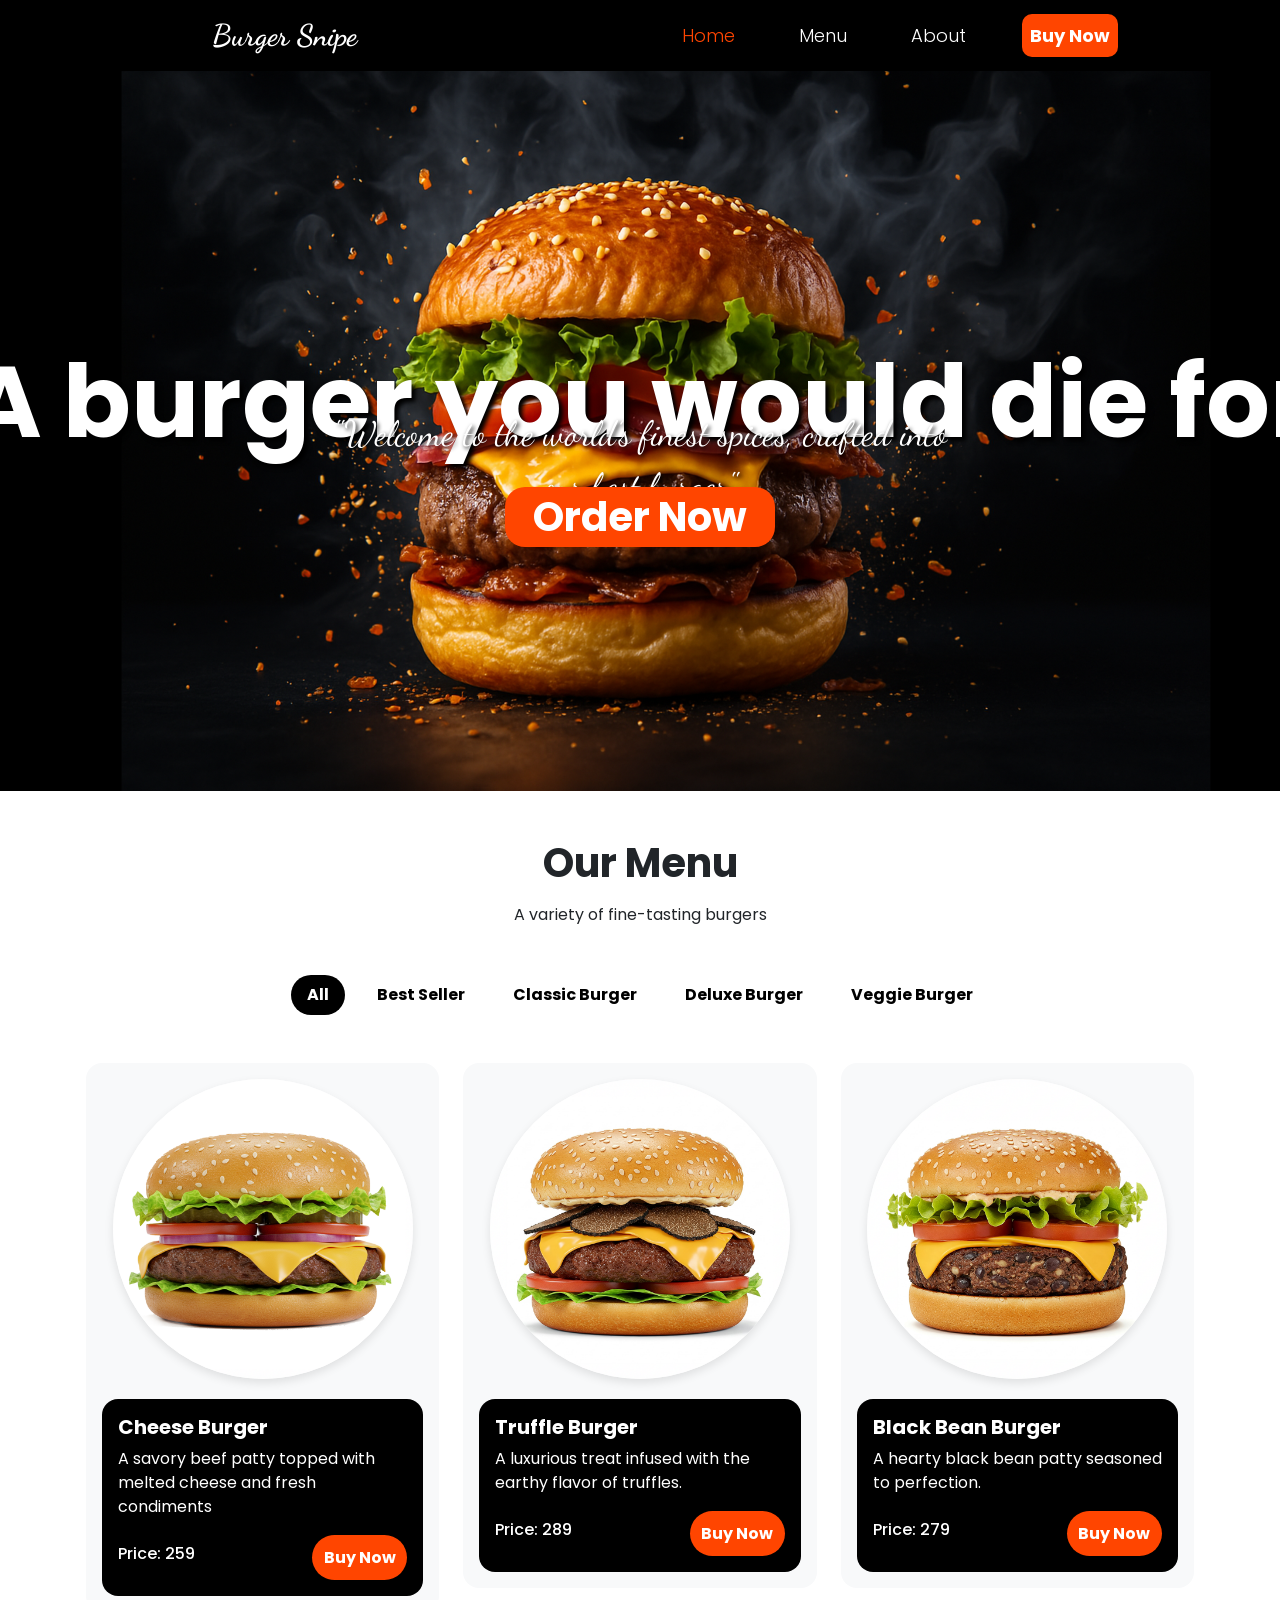
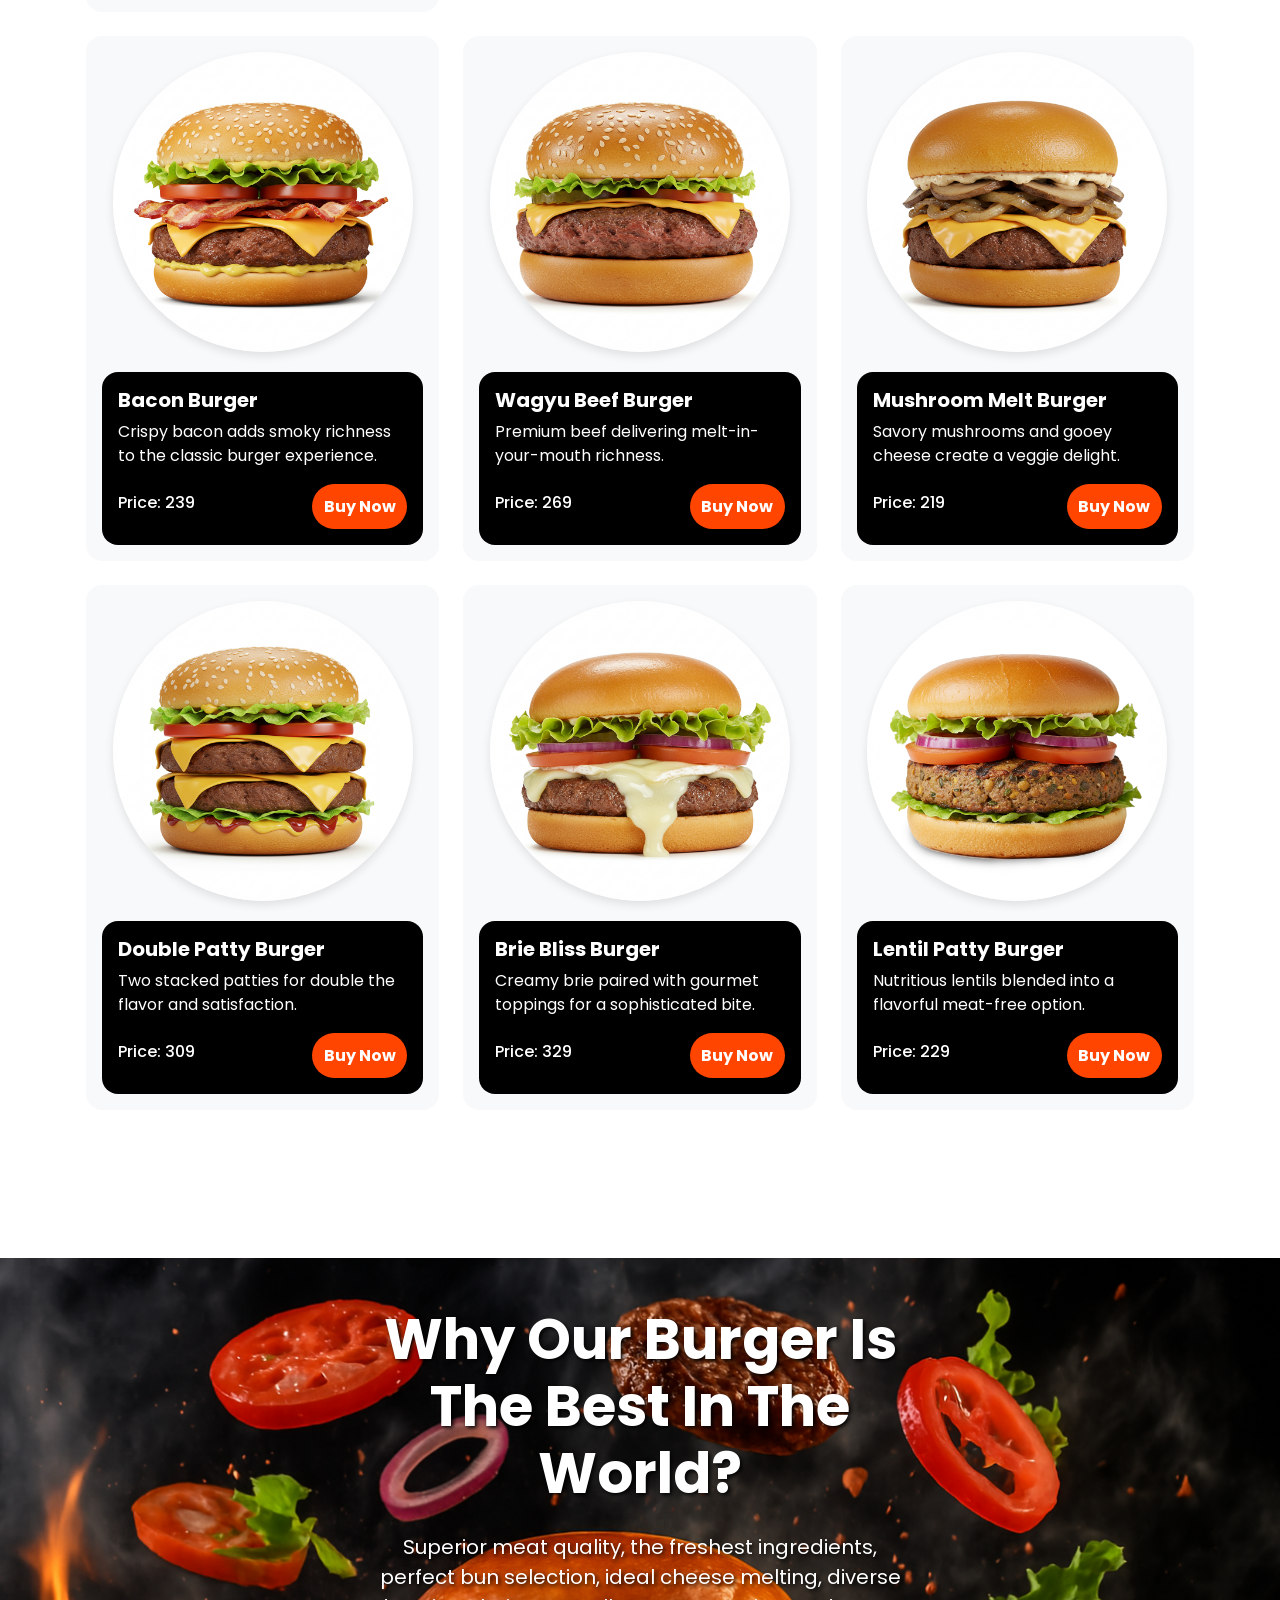
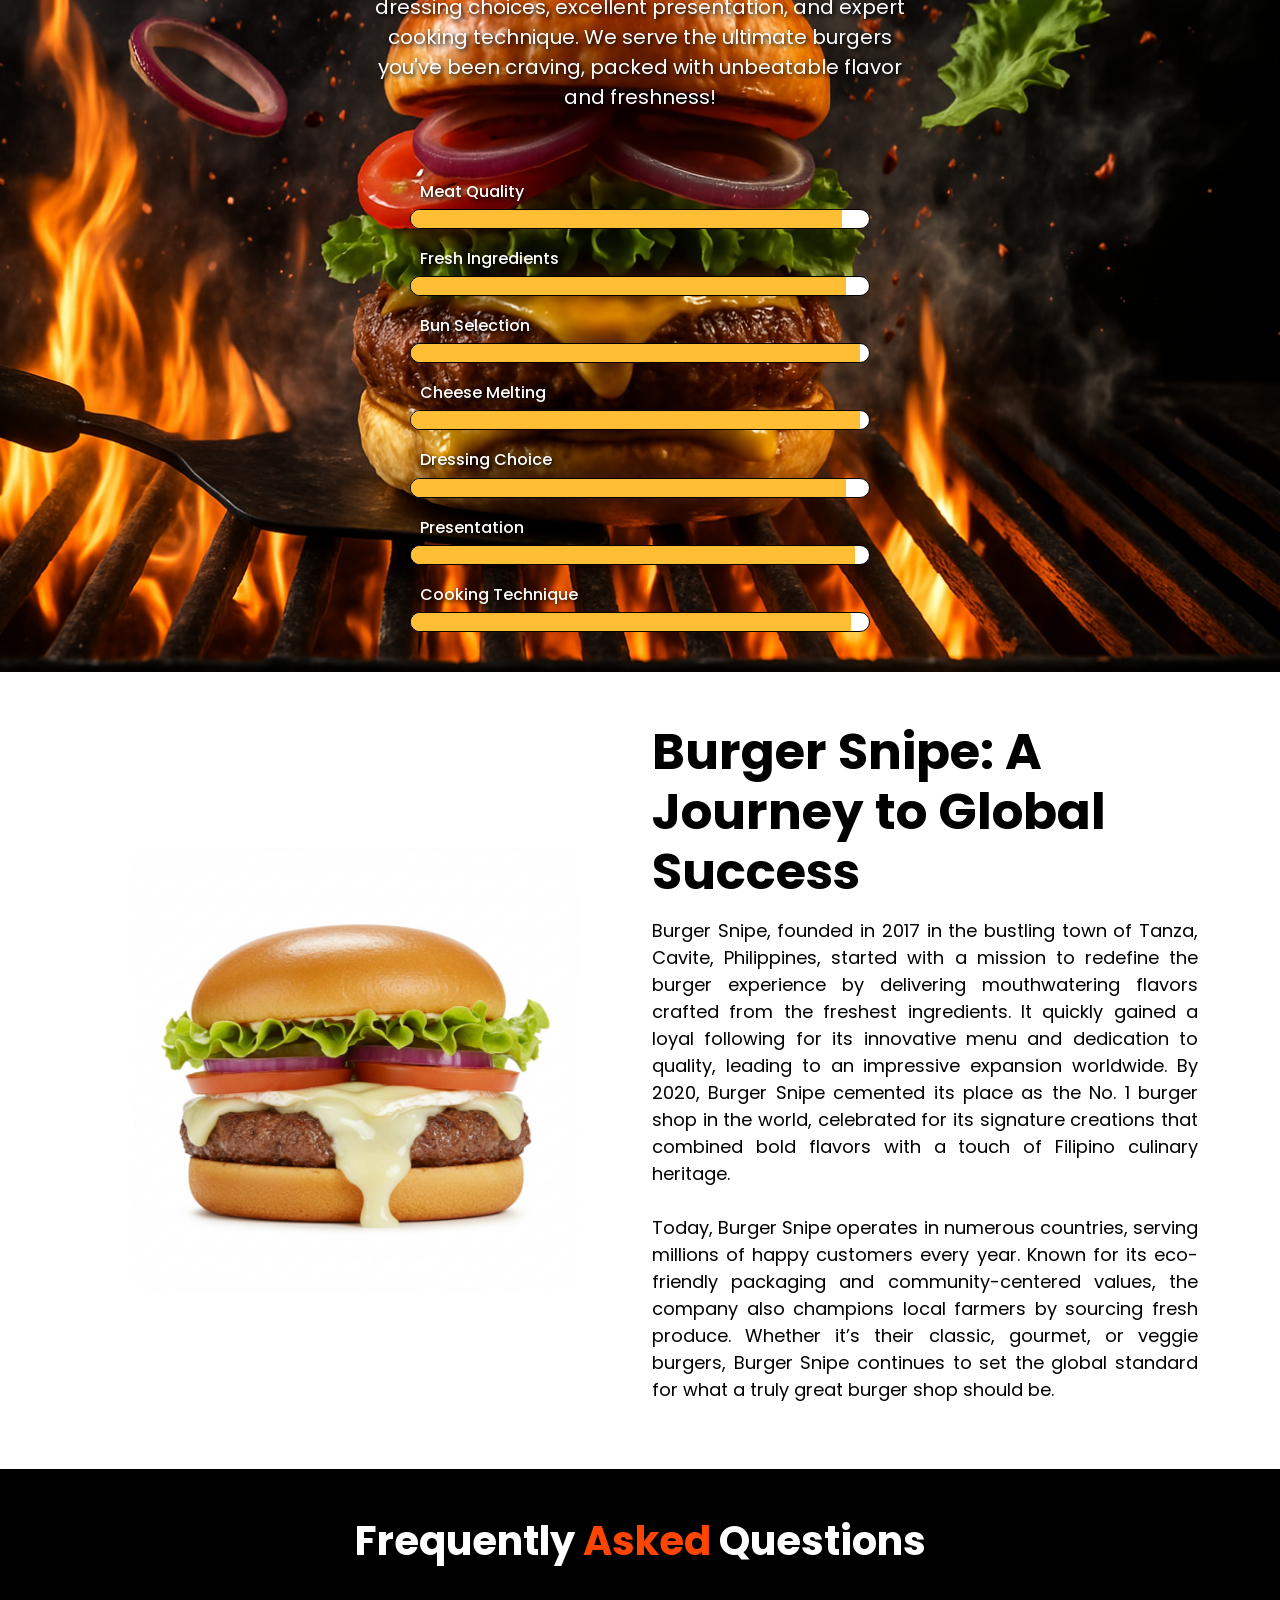
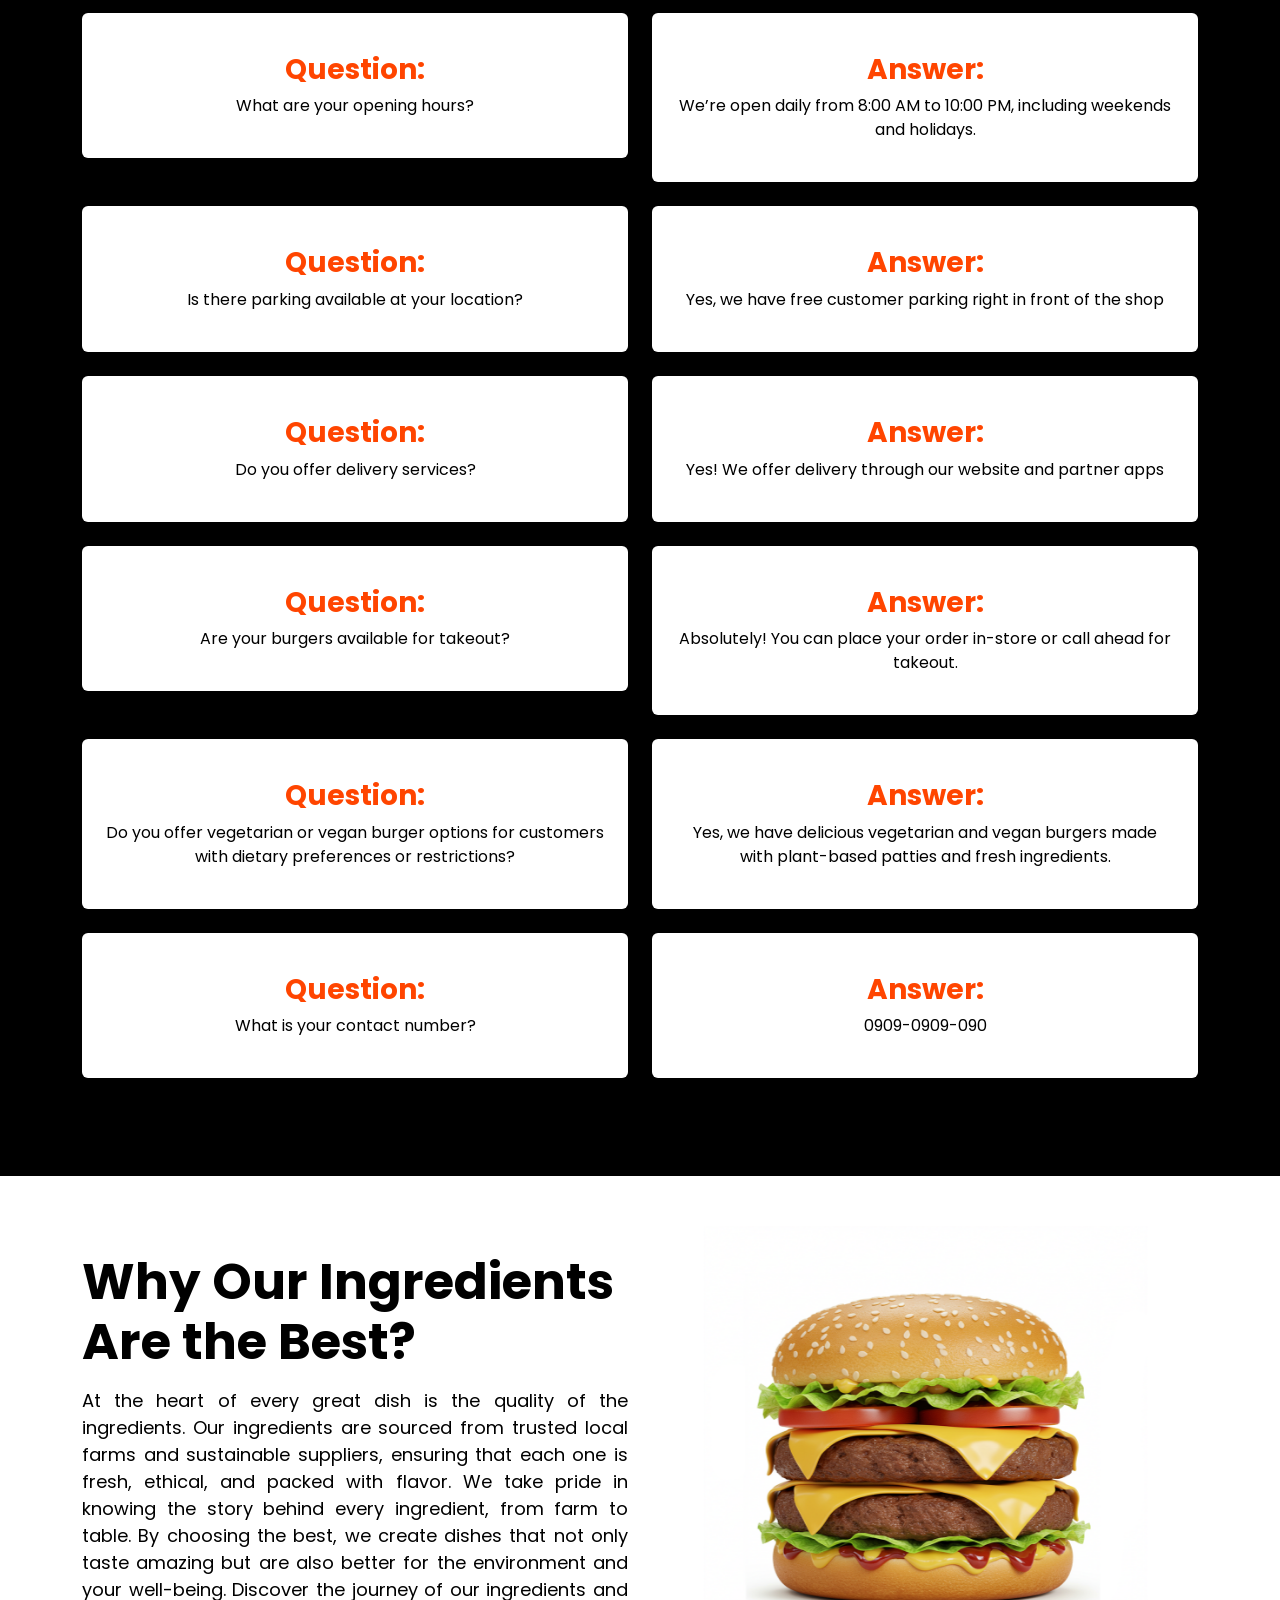
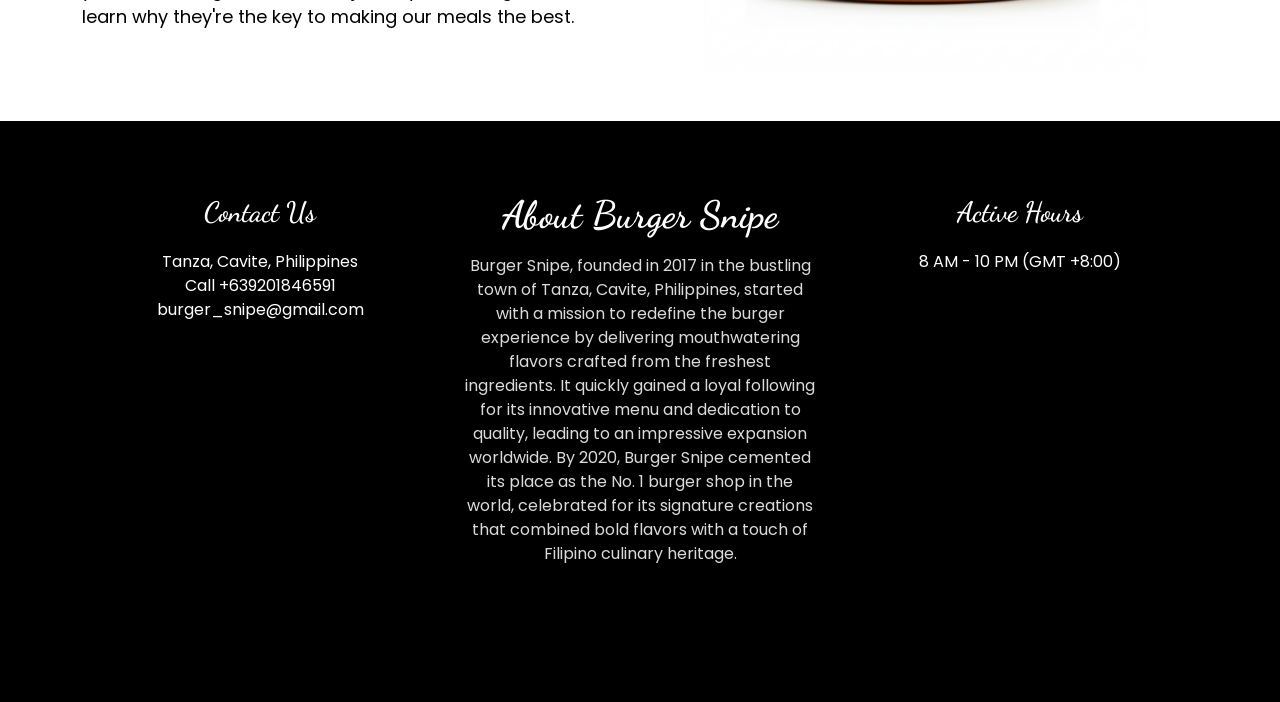
<file: index.html>
<!DOCTYPE html>
<html lang="en">
<head>
  <meta charset="utf-8">
  <meta name="viewport" content="width=device-width, initial-scale=1">
  <title>Landing Page: Burger Snipe</title>
  <link rel="stylesheet" href="./css/styles.css">
  <link rel="preconnect" href="https://fonts.googleapis.com">
  <link rel="preconnect" href="https://fonts.gstatic.com" crossorigin>
  <link href="https://fonts.googleapis.com/css2?family=Dancing+Script:wght@400..700&family=Poppins:ital,wght@0,100;0,200;0,300;0,400;0,500;0,600;0,700;0,800;0,900&display=swap" rel="stylesheet">
  <link href="https://cdn.jsdelivr.net/npm/bootstrap@5.3.3/dist/css/bootstrap.min.css" rel="stylesheet" integrity="sha384-QWTKZyjpPEjISv5WaRU9OFeRpok6YctnYmDr5pNlyT2bRjXh0JMhjY6hW+ALEwIH" crossorigin="anonymous">
  <script src="https://cdn.jsdelivr.net/npm/bootstrap@5.3.3/dist/js/bootstrap.bundle.min.js" integrity="sha384-YvpcrYf0tY3lHB60NNkmXc5s9fDVZLESaAA55NDzOxhy9GkcIdslK1eN7N6jIeHz" crossorigin="anonymous"></script>
</head>
<body>

    <!-- Navigation bar -->
    <nav class="navbar navbar-expand-lg">
        <div class="container-fluid d-flex justify-content-between">
            <a class="navbar-brand text-white" href="index.html" style="font-size: 35px; margin-left: 200px !important; font-family: 'Dancing Script';">Burger Snipe</a>
            <button class="navbar-toggler" type="button" data-bs-toggle="collapse" data-bs-target="#navbarNav" aria-controls="navbarNav" aria-expanded="false" aria-label="Toggle navigation">
                <span class="navbar-toggler-icon"></span>
            </button>

            <!-- Navigation bar type: Collapse -->
            <div class="collapse navbar-collapse" id="navbarNav">
                <ul class="navbar-nav ms-auto">
                    <li class="nav-item ms-5">
                        <a class="nav-link active" aria-current="page" href="index.html">Home</a>    
                    </li>
                    <li class="nav-item ms-5">
                        <a class="nav-link" aria-current="page" href="menu.html">Menu</a>
                    </li>
                    <li class="nav-item ms-5">
                        <a class="nav-link" aria-current="page" href="about.html">About</a>
                    </li>
                    <li class="nav-item ms-5 text-black" style="margin-right: 50px !important;">
                        <a class="nav-link" id="contact-me" aria-current="page" href="order.html">Buy Now</a>
                    </li>
                </ul>
            </div>
        </div>
    </nav>
    
    <!-- Cover Page: Background Photo and Text -->
    <div class="bg-box">
        <img src="./resources/burger-bg1.png" alt="Burger Background">
        <div class="text-overlay">A burger you would die for</div>
        <div class="text-below">"Welcome to the world’s finest spices, crafted into our best burger"</div>
        <div><a href="order.html" id="order-online-cover">Order Now</a></div>
    </div>    

    <!-- Menu -->
    <section class="py-5 px-3 container">
        <h2 class="text-center mb-3 fs-1 fw-bold">Our Menu</h2>
        <p class="text-center mb-5 fs-6">A variety of fine-tasting burgers</p>
        <div class="d-flex justify-content-center gap-3 mb-5">
          <button class="filter-btn active fw-bold" data-category="all">All</button>
          <button class="filter-btn fw-bold" data-category="best_seller">Best Seller</button>
          <button class="filter-btn fw-bold" data-category="classic_burger">Classic Burger</button>
          <button class="filter-btn fw-bold" data-category="deluxe_burger">Deluxe Burger</button>
          <button class="filter-btn fw-bold" data-category="veggie_burger">Veggie Burger</button>
        </div>
      
        <!-- Menu -->
        <div class="row g-4" id="burgermenuItems">

            <!-- Classic Burger #1 & Best Seller #1-->
            <div class="col-md-4 menu-item" data-category="best_seller classic_burger">
              <div class="menu-card p-3">
                <div class="menu-img"><img src="resources/cheeseburger.png" alt="Cheese Burger"></div>
                <div class="menu-body">
                  <h5 class="fw-bold">Cheese Burger</h5>
                  <p>A savory beef patty topped with melted cheese and fresh condiments</p>
                  <div class="d-flex justify-content-between align-items-center">
                    <h6 class="fs-10">Price: 259</h6>
                    <div class="btn-cart"><a href="" style="text-decoration: none; color: white;">Buy Now</a></div>
                  </div>
                </div>
              </div>
            </div>
          
            <!-- Deluxe Burger #1 -->
            <div class="col-md-4 menu-item" data-category="deluxe_burger">
              <div class="menu-card p-3">
                <div class="menu-img"><img src="resources/truffle-burger.png" alt="Truffle Burger"></div>
                <div class="menu-body">
                  <h5 class="fw-bold">Truffle Burger</h5>
                  <p>A luxurious treat infused with the earthy flavor of truffles.</p>
                  <div class="d-flex justify-content-between align-items-center">
                    <h6 class="fs-10">Price: 289</h6>
                    <div class="btn-cart"><a href="" style="text-decoration: none; color: white;">Buy Now</a></div>
                  </div>
                </div>
              </div>
            </div>
          
            <!-- Veggier Burger #1 -->
            <div class="col-md-4 menu-item" data-category="veggie_burger">
              <div class="menu-card p-3">
                <div class="menu-img"><img src="resources/black-bean-burger.png" alt="Black Bean Burger"></div>
                <div class="menu-body">
                  <h5 class="fw-bold">Black Bean Burger</h5>
                  <p>A hearty black bean patty seasoned to perfection.</p>
                  <div class="d-flex justify-content-between align-items-center">
                    <h6 class="fs-10">Price: 279</h6>
                    <div class="btn-cart"><a href="" style="text-decoration: none; color: white;">Buy Now</a></div>
                  </div>
                </div>
              </div>
            </div>
          
            <!-- Classic Burger #2 & Best Seller #2-->
            <div class="col-md-4 menu-item" data-category="best_seller classic_burger">
              <div class="menu-card p-3">
                <div class="menu-img"><img src="resources/bacon burger.png" alt="Bacon Burger"></div>
                <div class="menu-body">
                  <h5 class="fw-bold">Bacon Burger</h5>
                  <p>Crispy bacon adds smoky richness to the classic burger experience.</p>
                  <div class="d-flex justify-content-between align-items-center">
                    <h6 class="fs-10">Price: 239</h6>
                    <div class="btn-cart"><a href="" style="text-decoration: none; color: white;">Buy Now</a></div>
                  </div>
                </div>
              </div>
            </div>
          
            <!-- Deluxe Burger #2 -->
            <div class="col-md-4 menu-item" data-category="deluxe_burger">
              <div class="menu-card p-3">
                <div class="menu-img"><img src="resources/wagyu beef burger.png"></div>
                <div class="menu-body">
                  <h5 class="fw-bold">Wagyu Beef Burger</h5>
                  <p>Premium beef delivering melt-in-your-mouth richness.</p>
                  <div class="d-flex justify-content-between align-items-center">
                    <h6 class="fs-10">Price: 269</h6>
                    <div class="btn-cart"><a href="" style="text-decoration: none; color: white;">Buy Now</a></div>
                  </div>
                </div>
              </div>
            </div>
          
            <!-- Veggier Burger #2 -->
            <div class="col-md-4 menu-item" data-category="veggie_burger">
              <div class="menu-card p-3">
                <div class="menu-img"><img src="resources/mushroom melt.png"></div>
                <div class="menu-body">
                  <h5 class="fw-bold">Mushroom Melt Burger</h5>
                  <p>Savory mushrooms and gooey cheese create a veggie delight.</p>
                  <div class="d-flex justify-content-between align-items-center">
                    <h6 class="fs-10">Price: 219</h6>
                    <div class="btn-cart"><a href="" style="text-decoration: none; color: white;">Buy Now</a></div>
                  </div>
                </div>
              </div>
            </div>

            <!-- Classic Burger #3-->
            <div class="col-md-4 menu-item" data-category="classic_burger">
                <div class="menu-card p-3">
                  <div class="menu-img"><img src="resources/double patty.png" alt="Double Patty Burger"></div>
                  <div class="menu-body">
                    <h5 class="fw-bold">Double Patty Burger</h5>
                    <p>Two stacked patties for double the flavor and satisfaction.</p>
                    <div class="d-flex justify-content-between align-items-center">
                      <h6 class="fs-10">Price: 309</h6>
                      <div class="btn-cart"><a href="" style="text-decoration: none; color: white;">Buy Now</a></div>
                    </div>
                  </div>
                </div>
            </div>
          
            <!-- Best Seller #2 & Deluxe Burger #3 -->
            <div class="col-md-4 menu-item" data-category="best_seller deluxe_burger">
              <div class="menu-card p-3">
                <div class="menu-img"><img src="resources/brie bliss burger.png" alt="Brie Bliss Burger"></div>
                <div class="menu-body">
                  <h5 class="fw-bold">Brie Bliss Burger</h5>
                  <p>Creamy brie paired with gourmet toppings for a sophisticated bite.</p>
                  <div class="d-flex justify-content-between align-items-center">
                    <h6 class="fs-10">Price: 329</h6>
                    <div class="btn-cart"><a href="" style="text-decoration: none; color: white;">Buy Now</a></div>
                  </div>
                </div>
              </div>
            </div>
          
            <!-- Veggier Burger #3 -->
            <div class="col-md-4 menu-item" data-category="veggie_burger">
              <div class="menu-card p-3">
                <div class="menu-img"><img src="resources/lentil patty.png" alt="Lentil Patty Burger"></div>
                <div class="menu-body">
                  <h5 class="fw-bold">Lentil Patty Burger</h5>
                  <p>Nutritious lentils blended into a flavorful meat-free option.</p>
                  <div class="d-flex justify-content-between align-items-center">
                    <h6 class="fs-10">Price: 229</h6>
                    <div class="btn-cart"><a href="" style="text-decoration: none; color: white;">Buy Now</a></div>
                  </div>
                </div>
              </div>
            </div>
        </div>
          
    </section>

    <!-- Javascript: For filtering menu-->
    <script>
      const filterButtons = document.querySelectorAll('.filter-btn');
      const burgermenuItems = document.querySelectorAll('.menu-item');

      filterButtons.forEach(btn => {
        btn.addEventListener('click', () => {
          // Remove 'active' class from the currently active button
          document.querySelector('.filter-btn.active').classList.remove('active');
          // Add 'active' class to the clicked button
          btn.classList.add('active');
          
          const category = btn.dataset.category;

          burgermenuItems.forEach(item => {
            const itemCategories = item.dataset.category.split(' '); // Split categories into an array

            // If the category is 'all', show all items, otherwise check if the item has the selected category
            if (category === 'all' || itemCategories.includes(category)) {
              item.classList.remove('d-none'); // Show item
            } else {
              item.classList.add('d-none'); // Hide item
            }
          });
        });
      });
    </script>
      

    <!-- Burger Quality: Why Our Burger Is The Best In The World?-->
    <section class="burger_quality_container" style="background-image: url('resources/burger-bg2.png'); background-size: cover; background-position: center; background-repeat: no-repeat;">
        <div class="container">
            <div style="margin-top: 100px !important;">
                <div class="container mt-5">
                    <div class="row justify-content-center">
                      <div class="col-6 mx-auto text-center">
                        <div class="card-header text-white mt-5"><h2 class="fw-bold" style="font-size: 56px; white-space: no-wrap; text-shadow: 2px 2px 4px #000000;">Why Our Burger Is The Best In The World?</h2></div>
                        <div class="card-body text-white fs-5 mt-4" style="text-align: center; text-shadow: 2px 2px 4px #000000;">
                            Superior meat quality, the freshest ingredients, perfect bun selection,
                            ideal cheese melting, diverse dressing choices, excellent presentation, and expert cooking technique.
                            We serve the ultimate burgers you've been craving, packed with unbeatable flavor and freshness!
                        </div>
                      </div>
                    </div>
                </div>
                
                <!-- Burger Qualities -->
                <div class="burger_quality">
                    <li><h3 style="text-shadow: 2px 2px 4px #000000;">Meat Quality</h3>
                    <span class="bar"><span class="burger_quality_1"></span></span>
                    </li>
            
                    <li><h3 style="text-shadow: 2px 2px 4px #000000;">Fresh Ingredients</h3>
                    <span class="bar"><span class="burger_quality_2"></span></span>
                    </li>
            
                    <li><h3 style="text-shadow: 2px 2px 4px #000000;">Bun Selection</h3>
                    <span class="bar"><span class="burger_quality_3"></span></span>
                    </li>
            
                    <li><h3 style="text-shadow: 2px 2px 4px #000000;">Cheese Melting</h3>
                    <span class="bar"><span class="burger_quality_4"></span></span>
                    </li>
            
                    <li><h3 style="text-shadow: 2px 2px 4px #000000;">Dressing Choice</h3>
                    <span class="bar"><span class="burger_quality_5"></span></span>
                    </li>
            
                    <li><h3 style="text-shadow: 2px 2px 4px #000000;">Presentation</h3>
                    <span class="bar"><span class="burger_quality_6"></span></span>
                    </li>
            
                    <li><h3 style="text-shadow: 2px 2px 4px #000000;">Cooking Technique</h3>
                    <span class="bar"><span class="burger_quality_7"></span></span>
                    </li>
                </div>
            </div>
        
        </div>
    </div>
    </section>

    <!-- About Section: Brief History -->
    <section class="about_section layout_padding">
        <div class="container" style="margin-bottom: 50px !important;">
            <div class="row justify-content-center align-items-center">
                <div class="col-md-6">
                    <div class="img-box">
                    <img src="resources/brie bliss burger.png" alt="Cheese Burger">
                    </div>
                </div>
                <div class="col-md-6">
                    <div class="detail-box">
                    <div class="heading_container">
                        <h2 style="font-weight: bold; font-size:50px;">
                        Burger Snipe: A Journey to Global Success
                        </h2>
                    </div>
                    <p style="font-size: 18px; text-align: justify;">
                        Burger Snipe, founded in 2017 in the bustling town of Tanza, Cavite, Philippines, started with a mission
                        to redefine the burger experience by delivering mouthwatering flavors crafted from the freshest ingredients.
                        It quickly gained a loyal following for its innovative menu and dedication to quality, leading to an impressive
                        expansion worldwide. By 2020, Burger Snipe cemented its place as the No. 1 burger shop in the world, celebrated
                        for its signature creations that combined bold flavors with a touch of Filipino culinary heritage. <br> <br>

                        Today, Burger Snipe operates in numerous countries, serving millions of happy customers every year. Known for
                        its eco-friendly packaging and community-centered values, the company also champions local farmers by sourcing
                        fresh produce. Whether it’s their classic, gourmet, or veggie burgers, Burger Snipe continues to set the global
                        standard for what a truly great burger shop should be.
                    </p>
                </div>
            </div>
            </div>
        </div>
    </section>

    <!-- Frequently Asked Questions -->
    <section class="py-5 mt-6 bg-black">
        <div class="container">
          <h2 class="text-center mb-3 fs-1 fw-bold text-white mb-5">Frequently <span style="color: #ff4500;">Asked</span> Questions</h2>
          <div class="row row-cols-1 row-cols-md-2 g-4">
            <div class="col">
                <div class="text-center p-4 shadow rounded" style="background-color: white;">
                <h1 class="mt-3 h3 fw-bold" style="color: #ff4500;">Question:</h1>
                <p class="mt-2 text-black">What are your opening hours?</p>
              </div>
            </div>
            <div class="col">
                <div class="text-center p-4 shadow rounded" style="background-color: white;">
                <h1 class="mt-3 h3 fw-bold" style="color: #ff4500;">Answer:</h1>
                <p class="mt-2 text-black">We’re open daily from 8:00 AM to 10:00 PM, including weekends and holidays.</p>
              </div>
            </div>
            <div class="col">
              <div class="text-center p-4 shadow rounded" style="background-color: white;">
                <h1 class="mt-3 h3 fw-bold" style="color: #ff4500;">Question:</h1>
                <p class="mt-2 text-black">Is there parking available at your location?</p>
              </div>
            </div>
            <div class="col">
              <div class="text-center p-4 shadow rounded" style="background-color: white;">
                <h1 class="mt-3 h3 fw-bold" style="color: #ff4500;">Answer:</h1>
                <p class="mt-2 text-black">Yes, we have free customer parking right in front of the shop</p>
              </div>
            </div>
            <div class="col">
              <div class="text-center p-4 shadow rounded" style="background-color: white;">
                <h1 class="mt-3 h3 fw-bold" style="color: #ff4500;">Question:</h1>
                <p class="mt-2 text-black">Do you offer delivery services?</p>
              </div>
            </div>
            <div class="col">
              <div class="text-center p-4 shadow rounded" style="background-color: white;">
                <h1 class="mt-3 h3 fw-bold" style="color: #ff4500;">Answer:</h1>
                <p class="mt-2 text-black">Yes! We offer delivery through our website and partner apps</p>
              </div>
            </div>
            <div class="col">
              <div class="text-center p-4 shadow rounded" style="background-color: white;">
                <h1 class="mt-3 h3 fw-bold" style="color: #ff4500;">Question:</h1>
                <p class="mt-2 text-black">Are your burgers available for takeout?</p>
              </div>
            </div>
            <div class="col">
              <div class="text-center p-4 shadow rounded" style="background-color: white;">
                <h1 class="mt-3 h3 fw-bold" style="color: #ff4500;">Answer:</h1>
                <p class="mt-2 text-black">Absolutely! You can place your order in-store or call ahead for takeout.</p>
              </div>
            </div>
            <div class="col">
              <div class="text-center p-4 shadow rounded" style="background-color: white;">
                <h1 class="mt-3 h3 fw-bold" style="color: #ff4500;">Question:</h1>
                <p class="mt-2 text-black">Do you offer vegetarian or vegan burger options for customers with dietary preferences or restrictions?</p>
              </div>
            </div>
            <div class="col">
              <div class="text-center p-4 shadow rounded" style="background-color: white;">
                <h1 class="mt-3 h3 fw-bold" style="color: #ff4500;">Answer:</h1>
                <p class="mt-2 text-black">Yes, we have delicious vegetarian and vegan burgers made with plant-based patties and fresh ingredients.</p>
              </div>
            </div>
            <div class="col">
              <div class="text-center p-4 shadow rounded" style="background-color: white;">
                <h1 class="mt-3 h3 fw-bold" style="color: #ff4500;">Question:</h1>
                <p class="mt-2 text-black">What is your contact number?</p>
              </div>
            </div>
            <div class="col">
              <div class="text-center p-4 shadow rounded" style="background-color: white;">
                <h1 class="mt-3 h3 fw-bold" style="color: #ff4500;">Answer:</h1>
                <p class="mt-2 text-black">0909-0909-090</p>
              </div>
            </div>
          </div>
        </div>
    </section>

    <section class="about_section layout_padding">
        <div class="container">
            <div class="row justify-content-center align-items-center" style="margin-top: 50px !important;">
                <div class="col-md-6">
                    <div class="detail-box">
                    <div class="heading_container">
                        <h2 style="font-weight: bold; font-size:50px;">
                          Why Our Ingredients Are the Best?
                        </h2>
                    </div>
                    <p style="font-size: 18px; text-align: justify;">
                      At the heart of every great dish is the quality of the ingredients. Our ingredients are
                      sourced from trusted local farms and sustainable suppliers, ensuring that each one is fresh,
                      ethical, and packed with flavor. We take pride in knowing the story behind every ingredient,
                      from farm to table. By choosing the best, we create dishes that not only taste amazing but
                      are also better for the environment and your well-being. Discover the journey of our ingredients
                      and learn why they're the key to making our meals the best.
                    </p>
                    </div>
                </div>
                <div class="col-md-6">
                  <div class="img-box">
                  <img src="resources/double patty.png" alt="Double Patty Burger">
                  </div>
                </div>
            </div>
        </div>
    </section>

    <!-- Footer section -->
    <footer class="footer_section">
        <div class="container">

            <!-- Row #1 -->
            <div class="row">

                <!-- Column #1 -->
                <div class="col-md-4 footer-col">
                    <div class="footer_contact">
                    <h4>
                        Contact Us
                    </h4>
                        <div class="contact_link_box">
                            <span>
                                Tanza, Cavite, Philippines
                            </span>
                            <span>
                                Call +639201846591
                            </span>
                            <span>
                                burger_snipe@gmail.com
                            </span>
                        </div>
                    </div>
                </div>

                <!-- Column #2 -->
                <div class="col-md-4 footer-col">
                    <div class="footer_detail">
                    <a href="" class="footer-logo">About Burger Snipe</a>
                    <p>
                      Burger Snipe, founded in 2017 in the bustling town of Tanza, Cavite, Philippines, started with a mission
                      to redefine the burger experience by delivering mouthwatering flavors crafted from the freshest ingredients.
                      It quickly gained a loyal following for its innovative menu and dedication to quality, leading to an impressive
                      expansion worldwide. By 2020, Burger Snipe cemented its place as the No. 1 burger shop in the world, celebrated
                      for its signature creations that combined bold flavors with a touch of Filipino culinary heritage.
                    </p>
                    </div>
                </div>

                <!-- Column #3 -->
                <div class="col-md-4 footer-col">
                    <h4>Active Hours</h4>
                    <div class="contact_link_box">
                        <span>
                            8 AM - 10 PM (GMT +8:00)
                        </span>
                    </div>
                </div>
            </div>
            
        </div>
    </footer>

</body>
</html>
</file>
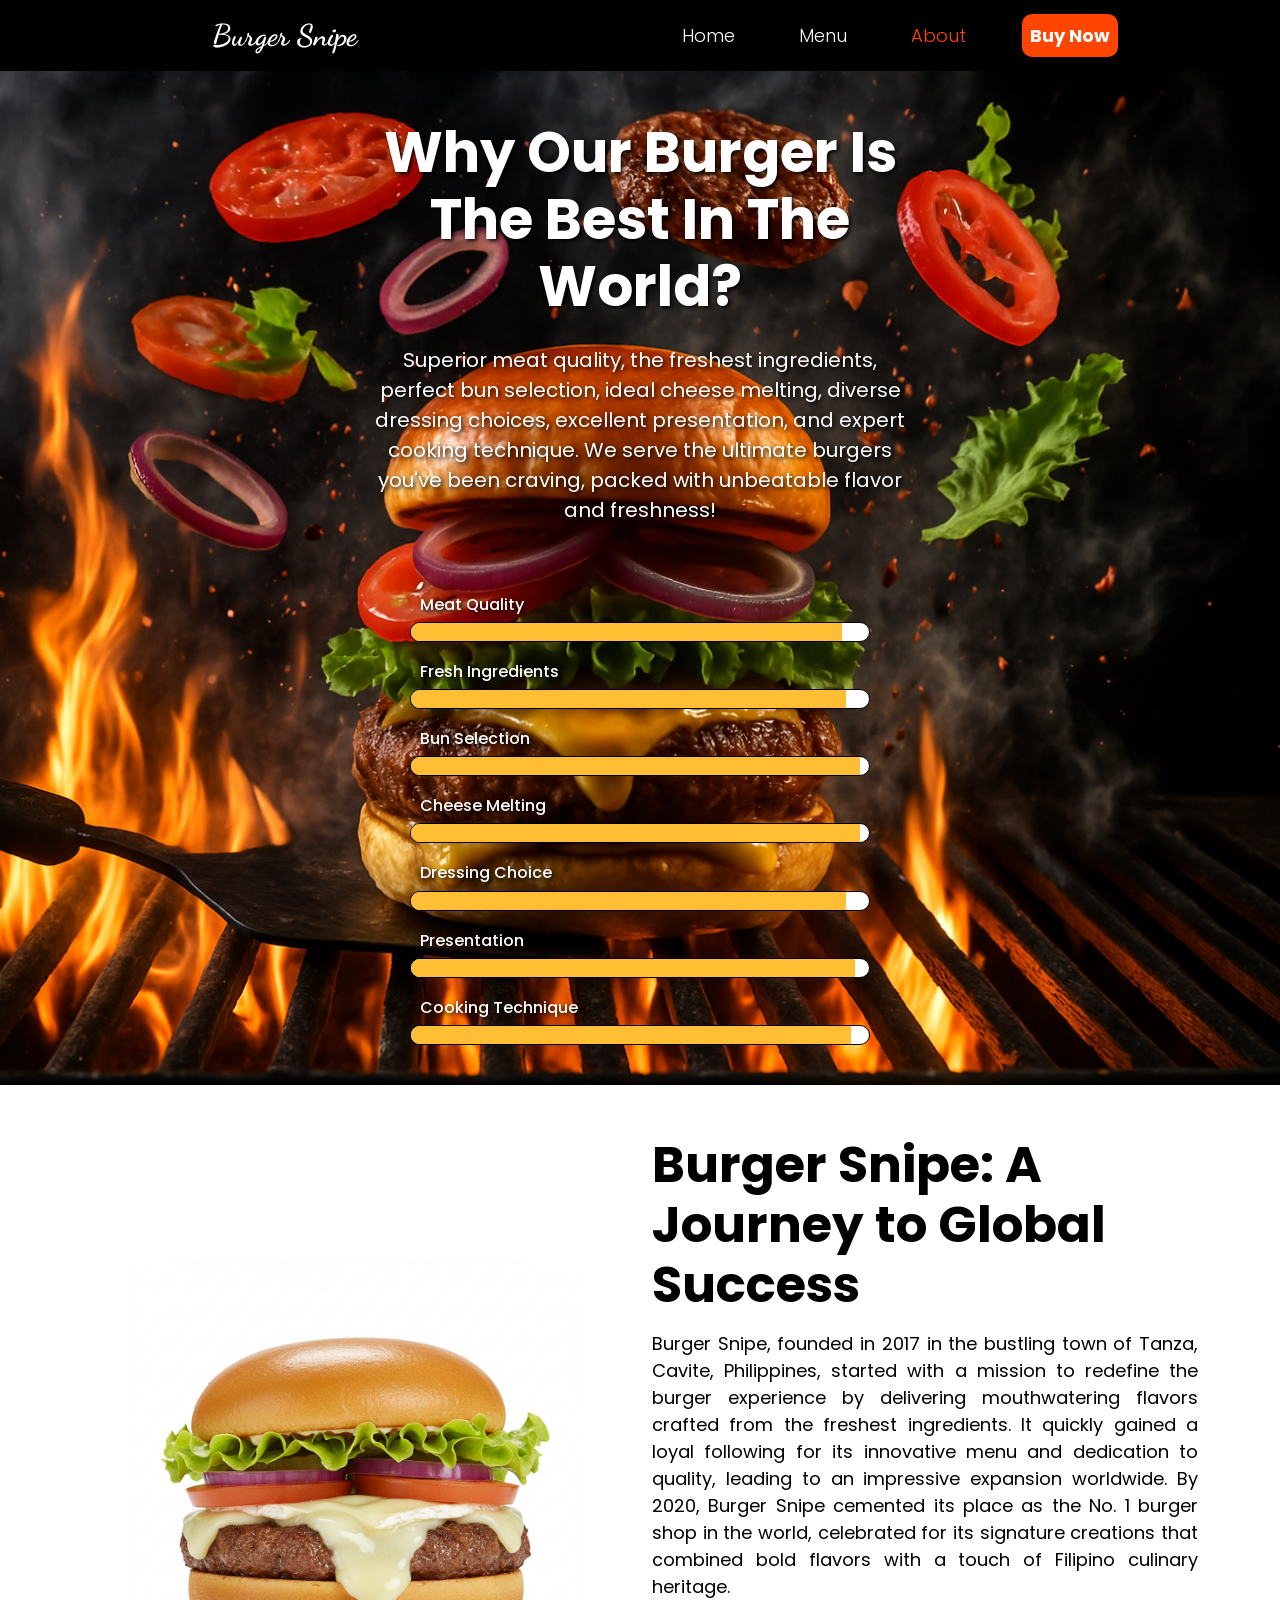
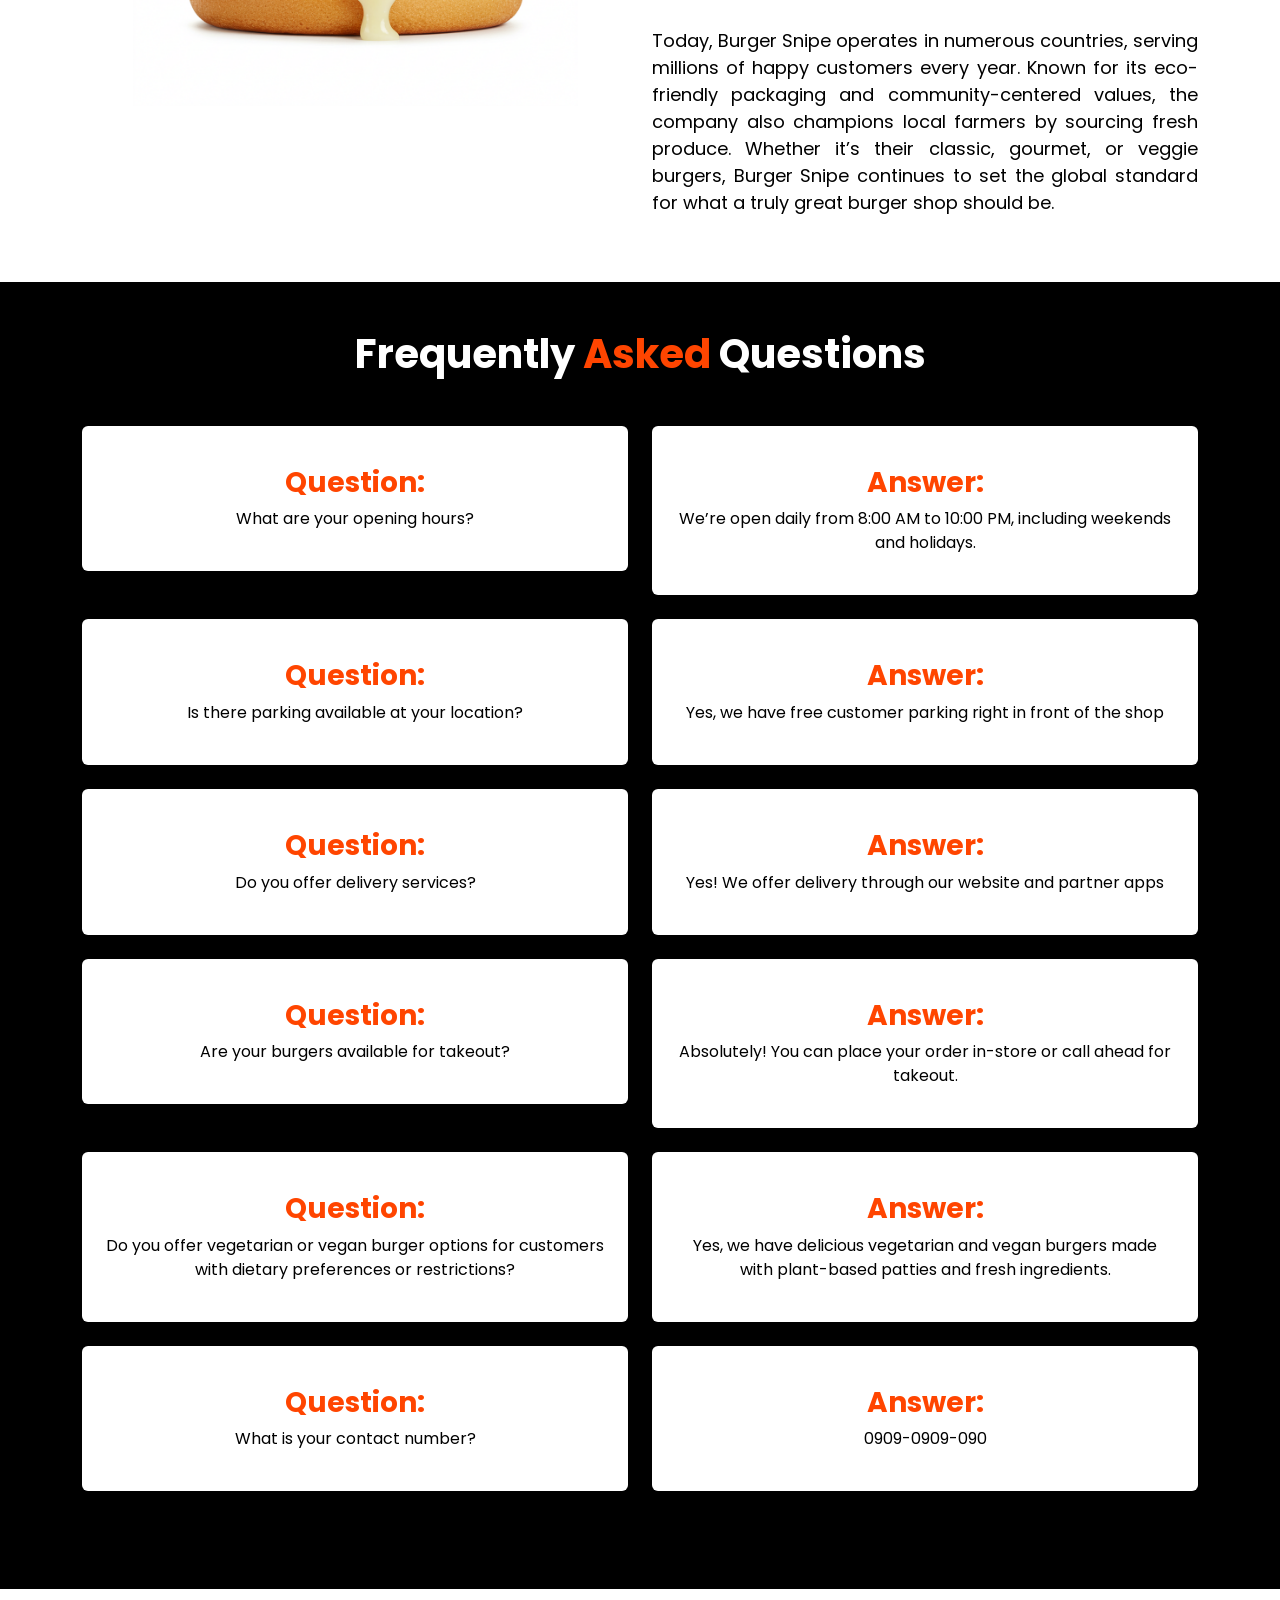
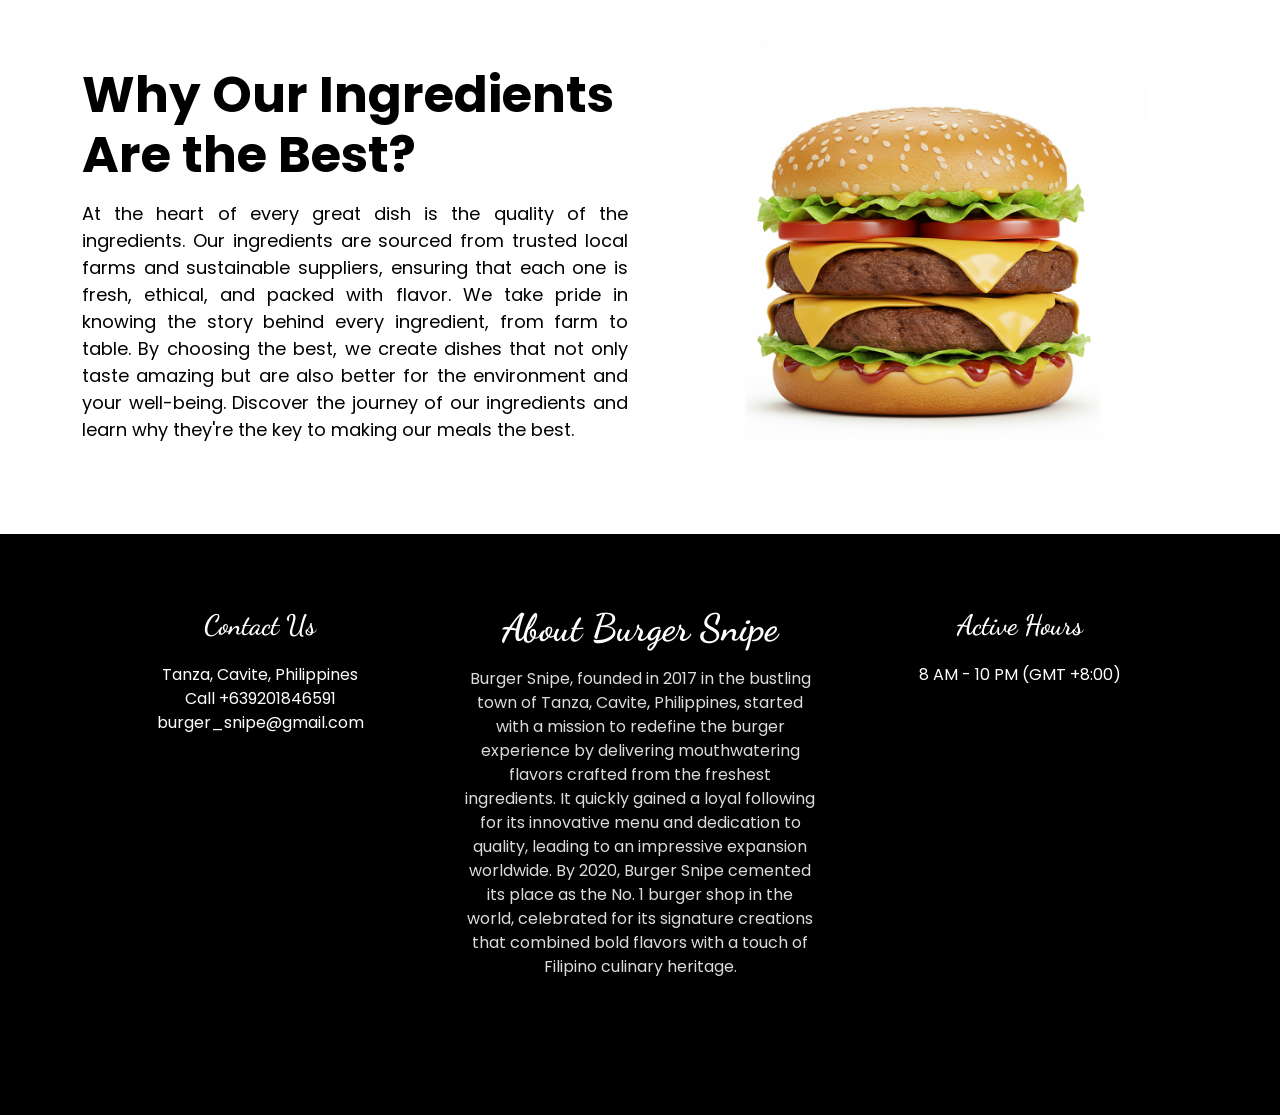
<file: about.html>
<!DOCTYPE html>
<html lang="en">
<head>
  <meta charset="utf-8">
  <meta name="viewport" content="width=device-width, initial-scale=1">
  <title>Landing Page: Burger Snipe</title>
  <link rel="stylesheet" href="./css/styles.css">
  <link rel="preconnect" href="https://fonts.googleapis.com">
  <link rel="preconnect" href="https://fonts.gstatic.com" crossorigin>
  <link href="https://fonts.googleapis.com/css2?family=Dancing+Script:wght@400..700&family=Poppins:ital,wght@0,100;0,200;0,300;0,400;0,500;0,600;0,700;0,800;0,900&display=swap" rel="stylesheet">
  <link href="https://cdn.jsdelivr.net/npm/bootstrap@5.3.3/dist/css/bootstrap.min.css" rel="stylesheet" integrity="sha384-QWTKZyjpPEjISv5WaRU9OFeRpok6YctnYmDr5pNlyT2bRjXh0JMhjY6hW+ALEwIH" crossorigin="anonymous">
  <script src="https://cdn.jsdelivr.net/npm/bootstrap@5.3.3/dist/js/bootstrap.bundle.min.js" integrity="sha384-YvpcrYf0tY3lHB60NNkmXc5s9fDVZLESaAA55NDzOxhy9GkcIdslK1eN7N6jIeHz" crossorigin="anonymous"></script>
</head>
<body>

    <!-- Navigation bar -->
    <nav class="navbar navbar-expand-lg">
        <div class="container-fluid d-flex justify-content-between">
            <a class="navbar-brand text-white" href="index.html" style="font-size: 35px; margin-left: 200px !important; font-family: 'Dancing Script';">Burger Snipe</a>
            <button class="navbar-toggler" type="button" data-bs-toggle="collapse" data-bs-target="#navbarNav" aria-controls="navbarNav" aria-expanded="false" aria-label="Toggle navigation">
                <span class="navbar-toggler-icon"></span>
            </button>

            <!-- Navigation bar type: Collapse -->
            <div class="collapse navbar-collapse" id="navbarNav">
                <ul class="navbar-nav ms-auto">
                    <li class="nav-item ms-5">
                        <a class="nav-link" aria-current="page" href="index.html">Home</a>    
                    </li>
                    <li class="nav-item ms-5">
                        <a class="nav-link" aria-current="page" href="menu.html">Menu</a>
                    </li>
                    <li class="nav-item ms-5">
                        <a class="nav-link active" aria-current="page" href="about.html">About</a>
                    </li>
                    <li class="nav-item ms-5 text-black" style="margin-right: 50px !important;">
                        <a class="nav-link" id="contact-me" aria-current="page" href="order.html">Buy Now</a>
                    </li>
                </ul>
            </div>
        </div>
    </nav>      

    <!-- Burger Quality: Why Our Burger Is The Best In The World?-->
    <section class="burger_quality_container" style="background-image: url('resources/burger-bg2.png'); background-size: cover; background-position: center; background-repeat: no-repeat;">
        <div class="container">
            <div>
                <div class="container">
                    <div class="row justify-content-center">
                      <div class="col-6 mx-auto text-center">
                        <div class="card-header text-white mt-5"><h2 class="fw-bold" style="font-size: 56px; white-space: no-wrap; text-shadow: 2px 2px 4px #000000;">Why Our Burger Is The Best In The World?</h2></div>
                        <div class="card-body text-white fs-5 mt-4" style="text-align: center; text-shadow: 2px 2px 4px #000000;">
                            Superior meat quality, the freshest ingredients, perfect bun selection,
                            ideal cheese melting, diverse dressing choices, excellent presentation, and expert cooking technique.
                            We serve the ultimate burgers you've been craving, packed with unbeatable flavor and freshness!
                        </div>
                      </div>
                    </div>
                </div>
                
                <!-- Burger Qualities -->
                <div class="burger_quality">
                    <li><h3 style="text-shadow: 2px 2px 4px #000000;">Meat Quality</h3>
                    <span class="bar"><span class="burger_quality_1"></span></span>
                    </li>
            
                    <li><h3 style="text-shadow: 2px 2px 4px #000000;">Fresh Ingredients</h3>
                    <span class="bar"><span class="burger_quality_2"></span></span>
                    </li>
            
                    <li><h3 style="text-shadow: 2px 2px 4px #000000;">Bun Selection</h3>
                    <span class="bar"><span class="burger_quality_3"></span></span>
                    </li>
            
                    <li><h3 style="text-shadow: 2px 2px 4px #000000;">Cheese Melting</h3>
                    <span class="bar"><span class="burger_quality_4"></span></span>
                    </li>
            
                    <li><h3 style="text-shadow: 2px 2px 4px #000000;">Dressing Choice</h3>
                    <span class="bar"><span class="burger_quality_5"></span></span>
                    </li>
            
                    <li><h3 style="text-shadow: 2px 2px 4px #000000;">Presentation</h3>
                    <span class="bar"><span class="burger_quality_6"></span></span>
                    </li>
            
                    <li><h3 style="text-shadow: 2px 2px 4px #000000;">Cooking Technique</h3>
                    <span class="bar"><span class="burger_quality_7"></span></span>
                    </li>
                </div>
            </div>
        
        </div>
    </div>
    </section>

    <!-- About Section: Brief History -->
    <section class="about_section layout_padding">
        <div class="container" style="margin-bottom: 50px !important;">
            <div class="row justify-content-center align-items-center">
                <div class="col-md-6">
                    <div class="img-box">
                    <img src="resources/brie bliss burger.png" alt="Cheese Burger">
                    </div>
                </div>
                <div class="col-md-6">
                    <div class="detail-box">
                    <div class="heading_container">
                        <h2 style="font-weight: bold; font-size:50px;">
                        Burger Snipe: A Journey to Global Success
                        </h2>
                    </div>
                    <p style="font-size: 18px; text-align: justify;">
                        Burger Snipe, founded in 2017 in the bustling town of Tanza, Cavite, Philippines, started with a mission
                        to redefine the burger experience by delivering mouthwatering flavors crafted from the freshest ingredients.
                        It quickly gained a loyal following for its innovative menu and dedication to quality, leading to an impressive
                        expansion worldwide. By 2020, Burger Snipe cemented its place as the No. 1 burger shop in the world, celebrated
                        for its signature creations that combined bold flavors with a touch of Filipino culinary heritage. <br> <br>

                        Today, Burger Snipe operates in numerous countries, serving millions of happy customers every year. Known for
                        its eco-friendly packaging and community-centered values, the company also champions local farmers by sourcing
                        fresh produce. Whether it’s their classic, gourmet, or veggie burgers, Burger Snipe continues to set the global
                        standard for what a truly great burger shop should be.
                    </p>
                </div>
            </div>
            </div>
        </div>
    </section>

    <!-- Frequently Asked Questions -->
    <section class="py-5 mt-6 bg-black">
        <div class="container">
          <h2 class="text-center mb-3 fs-1 fw-bold text-white mb-5">Frequently <span style="color: #ff4500;">Asked</span> Questions</h2>
          <div class="row row-cols-1 row-cols-md-2 g-4">
            <div class="col">
                <div class="text-center p-4 shadow rounded" style="background-color: white;">
                <h1 class="mt-3 h3 fw-bold" style="color: #ff4500;">Question:</h1>
                <p class="mt-2 text-black">What are your opening hours?</p>
              </div>
            </div>
            <div class="col">
                <div class="text-center p-4 shadow rounded" style="background-color: white;">
                <h1 class="mt-3 h3 fw-bold" style="color: #ff4500;">Answer:</h1>
                <p class="mt-2 text-black">We’re open daily from 8:00 AM to 10:00 PM, including weekends and holidays.</p>
              </div>
            </div>
            <div class="col">
              <div class="text-center p-4 shadow rounded" style="background-color: white;">
                <h1 class="mt-3 h3 fw-bold" style="color: #ff4500;">Question:</h1>
                <p class="mt-2 text-black">Is there parking available at your location?</p>
              </div>
            </div>
            <div class="col">
              <div class="text-center p-4 shadow rounded" style="background-color: white;">
                <h1 class="mt-3 h3 fw-bold" style="color: #ff4500;">Answer:</h1>
                <p class="mt-2 text-black">Yes, we have free customer parking right in front of the shop</p>
              </div>
            </div>
            <div class="col">
              <div class="text-center p-4 shadow rounded" style="background-color: white;">
                <h1 class="mt-3 h3 fw-bold" style="color: #ff4500;">Question:</h1>
                <p class="mt-2 text-black">Do you offer delivery services?</p>
              </div>
            </div>
            <div class="col">
              <div class="text-center p-4 shadow rounded" style="background-color: white;">
                <h1 class="mt-3 h3 fw-bold" style="color: #ff4500;">Answer:</h1>
                <p class="mt-2 text-black">Yes! We offer delivery through our website and partner apps</p>
              </div>
            </div>
            <div class="col">
              <div class="text-center p-4 shadow rounded" style="background-color: white;">
                <h1 class="mt-3 h3 fw-bold" style="color: #ff4500;">Question:</h1>
                <p class="mt-2 text-black">Are your burgers available for takeout?</p>
              </div>
            </div>
            <div class="col">
              <div class="text-center p-4 shadow rounded" style="background-color: white;">
                <h1 class="mt-3 h3 fw-bold" style="color: #ff4500;">Answer:</h1>
                <p class="mt-2 text-black">Absolutely! You can place your order in-store or call ahead for takeout.</p>
              </div>
            </div>
            <div class="col">
              <div class="text-center p-4 shadow rounded" style="background-color: white;">
                <h1 class="mt-3 h3 fw-bold" style="color: #ff4500;">Question:</h1>
                <p class="mt-2 text-black">Do you offer vegetarian or vegan burger options for customers with dietary preferences or restrictions?</p>
              </div>
            </div>
            <div class="col">
              <div class="text-center p-4 shadow rounded" style="background-color: white;">
                <h1 class="mt-3 h3 fw-bold" style="color: #ff4500;">Answer:</h1>
                <p class="mt-2 text-black">Yes, we have delicious vegetarian and vegan burgers made with plant-based patties and fresh ingredients.</p>
              </div>
            </div>
            <div class="col">
              <div class="text-center p-4 shadow rounded" style="background-color: white;">
                <h1 class="mt-3 h3 fw-bold" style="color: #ff4500;">Question:</h1>
                <p class="mt-2 text-black">What is your contact number?</p>
              </div>
            </div>
            <div class="col">
              <div class="text-center p-4 shadow rounded" style="background-color: white;">
                <h1 class="mt-3 h3 fw-bold" style="color: #ff4500;">Answer:</h1>
                <p class="mt-2 text-black">0909-0909-090</p>
              </div>
            </div>
          </div>
        </div>
    </section>

    <section class="about_section layout_padding">
        <div class="container">
            <div class="row justify-content-center align-items-center" style="margin-top: 50px !important;">
                <div class="col-md-6">
                    <div class="detail-box">
                    <div class="heading_container">
                        <h2 style="font-weight: bold; font-size:50px;">
                          Why Our Ingredients Are the Best?
                        </h2>
                    </div>
                    <p style="font-size: 18px; text-align: justify;">
                      At the heart of every great dish is the quality of the ingredients. Our ingredients are
                      sourced from trusted local farms and sustainable suppliers, ensuring that each one is fresh,
                      ethical, and packed with flavor. We take pride in knowing the story behind every ingredient,
                      from farm to table. By choosing the best, we create dishes that not only taste amazing but
                      are also better for the environment and your well-being. Discover the journey of our ingredients
                      and learn why they're the key to making our meals the best.
                    </p>
                    </div>
                </div>
                <div class="col-md-6">
                  <div class="img-box">
                  <img src="resources/double patty.png" alt="Double Patty Burger">
                  </div>
                </div>
            </div>
        </div>
    </section>

    <!-- Footer section -->
    <footer class="footer_section">
        <div class="container">

            <!-- Row #1 -->
            <div class="row">

                <!-- Column #1 -->
                <div class="col-md-4 footer-col">
                    <div class="footer_contact">
                    <h4>
                        Contact Us
                    </h4>
                        <div class="contact_link_box">
                            <span>
                                Tanza, Cavite, Philippines
                            </span>
                            <span>
                                Call +639201846591
                            </span>
                            <span>
                                burger_snipe@gmail.com
                            </span>
                        </div>
                    </div>
                </div>

                <!-- Column #2 -->
                <div class="col-md-4 footer-col">
                    <div class="footer_detail">
                    <a href="" class="footer-logo">About Burger Snipe</a>
                    <p>
                      Burger Snipe, founded in 2017 in the bustling town of Tanza, Cavite, Philippines, started with a mission
                      to redefine the burger experience by delivering mouthwatering flavors crafted from the freshest ingredients.
                      It quickly gained a loyal following for its innovative menu and dedication to quality, leading to an impressive
                      expansion worldwide. By 2020, Burger Snipe cemented its place as the No. 1 burger shop in the world, celebrated
                      for its signature creations that combined bold flavors with a touch of Filipino culinary heritage.
                    </p>
                    </div>
                </div>

                <!-- Column #3 -->
                <div class="col-md-4 footer-col">
                    <h4>Active Hours</h4>
                    <div class="contact_link_box">
                        <span>
                            8 AM - 10 PM (GMT +8:00)
                        </span>
                    </div>
                </div>
            </div>

        </div>
    </footer>

</body>
</html>
</file>
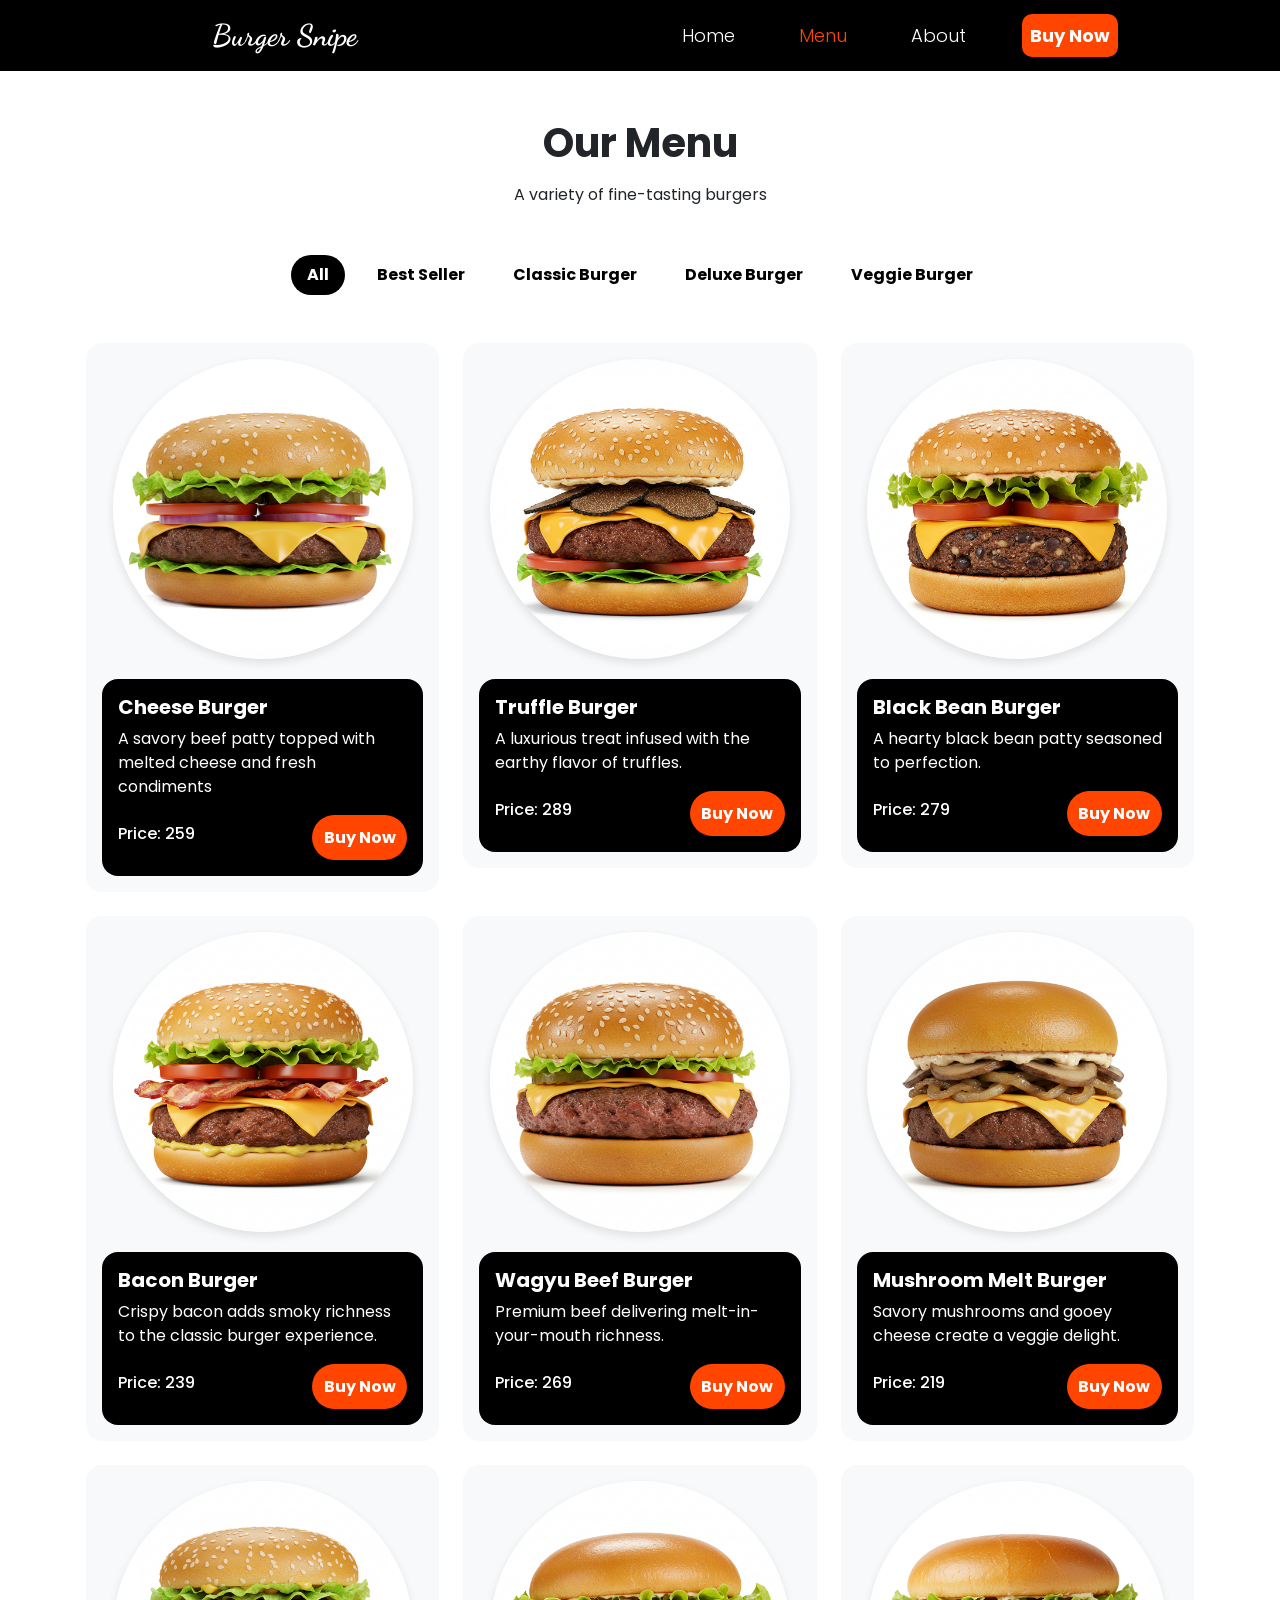
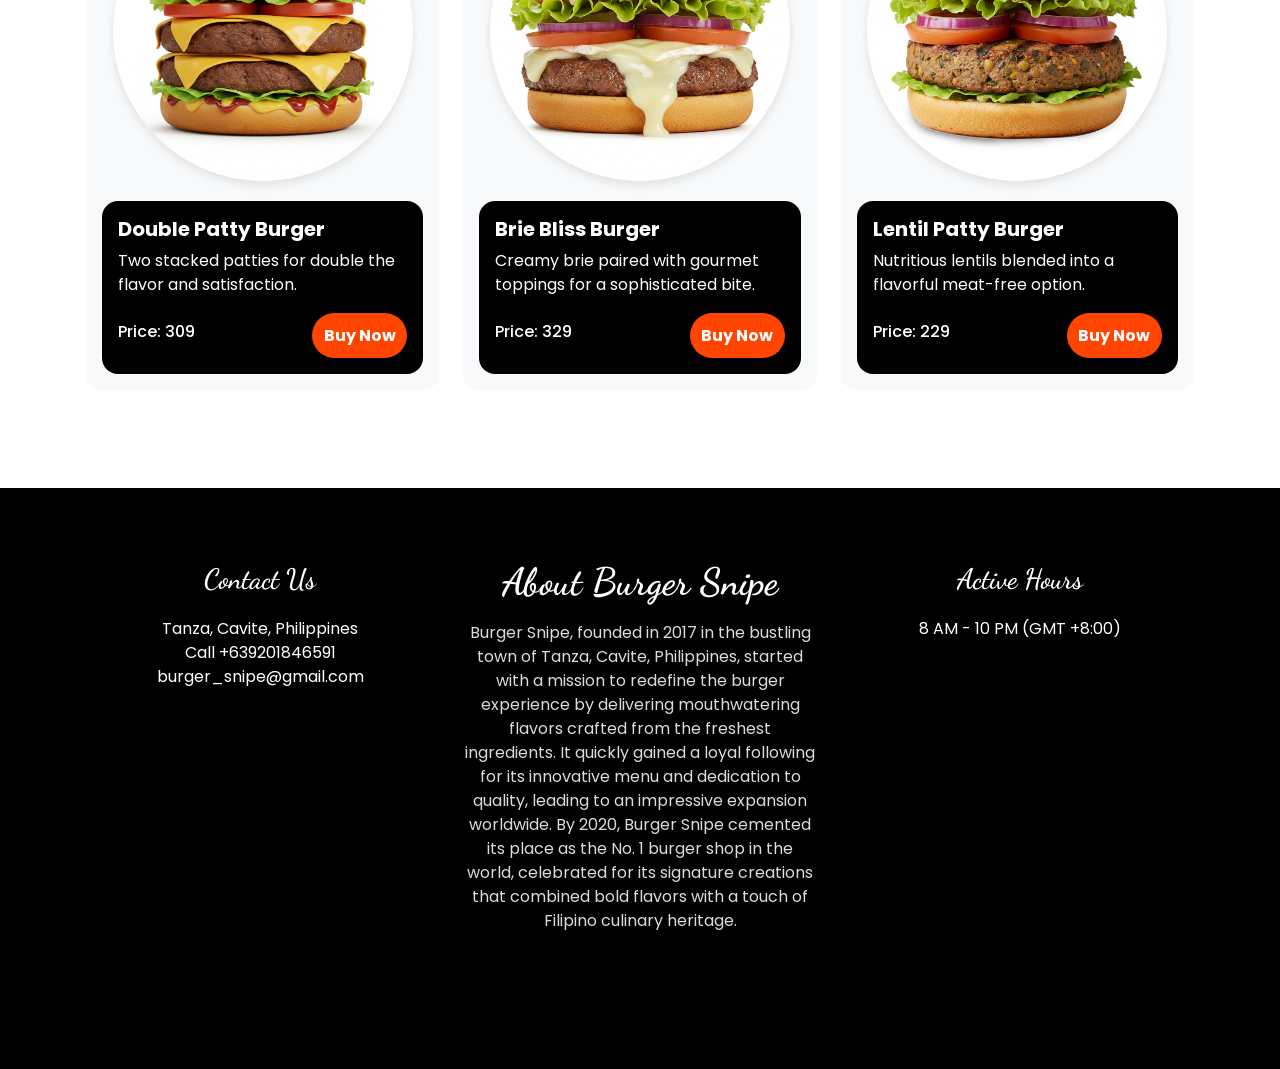
<file: menu.html>
<!DOCTYPE html>
<html lang="en">
<head>
  <meta charset="utf-8">
  <meta name="viewport" content="width=device-width, initial-scale=1">
  <title>Landing Page: Burger Snipe</title>
  <link rel="stylesheet" href="./css/styles.css">
  <link rel="preconnect" href="https://fonts.googleapis.com">
  <link rel="preconnect" href="https://fonts.gstatic.com" crossorigin>
  <link href="https://fonts.googleapis.com/css2?family=Dancing+Script:wght@400..700&family=Poppins:ital,wght@0,100;0,200;0,300;0,400;0,500;0,600;0,700;0,800;0,900&display=swap" rel="stylesheet">
  <link href="https://cdn.jsdelivr.net/npm/bootstrap@5.3.3/dist/css/bootstrap.min.css" rel="stylesheet" integrity="sha384-QWTKZyjpPEjISv5WaRU9OFeRpok6YctnYmDr5pNlyT2bRjXh0JMhjY6hW+ALEwIH" crossorigin="anonymous">
  <script src="https://cdn.jsdelivr.net/npm/bootstrap@5.3.3/dist/js/bootstrap.bundle.min.js" integrity="sha384-YvpcrYf0tY3lHB60NNkmXc5s9fDVZLESaAA55NDzOxhy9GkcIdslK1eN7N6jIeHz" crossorigin="anonymous"></script>
</head>
<body>

    <!-- Navigation bar -->
    <nav class="navbar navbar-expand-lg">
        <div class="container-fluid d-flex justify-content-between">
            <a class="navbar-brand text-white" href="index.html" style="font-size: 35px; margin-left: 200px !important; font-family: 'Dancing Script';">Burger Snipe</a>
            <button class="navbar-toggler" type="button" data-bs-toggle="collapse" data-bs-target="#navbarNav" aria-controls="navbarNav" aria-expanded="false" aria-label="Toggle navigation">
                <span class="navbar-toggler-icon"></span>
            </button>

            <!-- Navigation bar type: Collapse -->
            <div class="collapse navbar-collapse" id="navbarNav">
                <ul class="navbar-nav ms-auto">
                    <li class="nav-item ms-5">
                        <a class="nav-link" aria-current="page" href="index.html">Home</a>    
                    </li>
                    <li class="nav-item ms-5">
                        <a class="nav-link active" aria-current="page" href="menu.html">Menu</a>
                    </li>
                    <li class="nav-item ms-5">
                        <a class="nav-link" aria-current="page" href="about.html">About</a>
                    </li>
                    <li class="nav-item ms-5 text-black" style="margin-right: 50px !important;">
                        <a class="nav-link" id="contact-me" aria-current="page" href="order.html">Buy Now</a>
                    </li>
                </ul>
            </div>
        </div>
    </nav> 

    <!-- Menu -->
    <section class="py-5 px-3 container">
        <h2 class="text-center mb-3 fs-1 fw-bold">Our Menu</h2>
        <p class="text-center mb-5 fs-6">A variety of fine-tasting burgers</p>
        <div class="d-flex justify-content-center gap-3 mb-5">
          <button class="filter-btn active fw-bold" data-category="all">All</button>
          <button class="filter-btn fw-bold" data-category="best_seller">Best Seller</button>
          <button class="filter-btn fw-bold" data-category="classic_burger">Classic Burger</button>
          <button class="filter-btn fw-bold" data-category="deluxe_burger">Deluxe Burger</button>
          <button class="filter-btn fw-bold" data-category="veggie_burger">Veggie Burger</button>
        </div>
      
        <!-- Menu -->
        <div class="row g-4" id="burgermenuItems">

            <!-- Classic Burger #1 & Best Seller #1-->
            <div class="col-md-4 menu-item" data-category="best_seller classic_burger">
              <div class="menu-card p-3">
                <div class="menu-img"><img src="resources/cheeseburger.png" alt="Cheese Burger"></div>
                <div class="menu-body">
                  <h5 class="fw-bold">Cheese Burger</h5>
                  <p>A savory beef patty topped with melted cheese and fresh condiments</p>
                  <div class="d-flex justify-content-between align-items-center">
                    <h6 class="fs-10">Price: 259</h6>
                    <div class="btn-cart"><a href="" style="text-decoration: none; color: white;">Buy Now</a></div>
                  </div>
                </div>
              </div>
            </div>
          
            <!-- Deluxe Burger #1 -->
            <div class="col-md-4 menu-item" data-category="deluxe_burger">
              <div class="menu-card p-3">
                <div class="menu-img"><img src="resources/truffle-burger.png" alt="Truffle Burger"></div>
                <div class="menu-body">
                  <h5 class="fw-bold">Truffle Burger</h5>
                  <p>A luxurious treat infused with the earthy flavor of truffles.</p>
                  <div class="d-flex justify-content-between align-items-center">
                    <h6 class="fs-10">Price: 289</h6>
                    <div class="btn-cart"><a href="" style="text-decoration: none; color: white;">Buy Now</a></div>
                  </div>
                </div>
              </div>
            </div>
          
            <!-- Veggier Burger #1 -->
            <div class="col-md-4 menu-item" data-category="veggie_burger">
              <div class="menu-card p-3">
                <div class="menu-img"><img src="resources/black-bean-burger.png" alt="Black Bean Burger"></div>
                <div class="menu-body">
                  <h5 class="fw-bold">Black Bean Burger</h5>
                  <p>A hearty black bean patty seasoned to perfection.</p>
                  <div class="d-flex justify-content-between align-items-center">
                    <h6 class="fs-10">Price: 279</h6>
                    <div class="btn-cart"><a href="" style="text-decoration: none; color: white;">Buy Now</a></div>
                  </div>
                </div>
              </div>
            </div>
          
            <!-- Classic Burger #2 & Best Seller #2-->
            <div class="col-md-4 menu-item" data-category="best_seller classic_burger">
              <div class="menu-card p-3">
                <div class="menu-img"><img src="resources/bacon burger.png" alt="Bacon Burger"></div>
                <div class="menu-body">
                  <h5 class="fw-bold">Bacon Burger</h5>
                  <p>Crispy bacon adds smoky richness to the classic burger experience.</p>
                  <div class="d-flex justify-content-between align-items-center">
                    <h6 class="fs-10">Price: 239</h6>
                    <div class="btn-cart"><a href="" style="text-decoration: none; color: white;">Buy Now</a></div>
                  </div>
                </div>
              </div>
            </div>
          
            <!-- Deluxe Burger #2 -->
            <div class="col-md-4 menu-item" data-category="deluxe_burger">
              <div class="menu-card p-3">
                <div class="menu-img"><img src="resources/wagyu beef burger.png"></div>
                <div class="menu-body">
                  <h5 class="fw-bold">Wagyu Beef Burger</h5>
                  <p>Premium beef delivering melt-in-your-mouth richness.</p>
                  <div class="d-flex justify-content-between align-items-center">
                    <h6 class="fs-10">Price: 269</h6>
                    <div class="btn-cart"><a href="" style="text-decoration: none; color: white;">Buy Now</a></div>
                  </div>
                </div>
              </div>
            </div>
          
            <!-- Veggier Burger #2 -->
            <div class="col-md-4 menu-item" data-category="veggie_burger">
              <div class="menu-card p-3">
                <div class="menu-img"><img src="resources/mushroom melt.png"></div>
                <div class="menu-body">
                  <h5 class="fw-bold">Mushroom Melt Burger</h5>
                  <p>Savory mushrooms and gooey cheese create a veggie delight.</p>
                  <div class="d-flex justify-content-between align-items-center">
                    <h6 class="fs-10">Price: 219</h6>
                    <div class="btn-cart"><a href="" style="text-decoration: none; color: white;">Buy Now</a></div>
                  </div>
                </div>
              </div>
            </div>

            <!-- Classic Burger #3-->
            <div class="col-md-4 menu-item" data-category="classic_burger">
                <div class="menu-card p-3">
                  <div class="menu-img"><img src="resources/double patty.png" alt="Double Patty Burger"></div>
                  <div class="menu-body">
                    <h5 class="fw-bold">Double Patty Burger</h5>
                    <p>Two stacked patties for double the flavor and satisfaction.</p>
                    <div class="d-flex justify-content-between align-items-center">
                      <h6 class="fs-10">Price: 309</h6>
                      <div class="btn-cart"><a href="" style="text-decoration: none; color: white;">Buy Now</a></div>
                    </div>
                  </div>
                </div>
            </div>
          
            <!-- Best Seller #2 & Deluxe Burger #3 -->
            <div class="col-md-4 menu-item" data-category="best_seller deluxe_burger">
              <div class="menu-card p-3">
                <div class="menu-img"><img src="resources/brie bliss burger.png" alt="Brie Bliss Burger"></div>
                <div class="menu-body">
                  <h5 class="fw-bold">Brie Bliss Burger</h5>
                  <p>Creamy brie paired with gourmet toppings for a sophisticated bite.</p>
                  <div class="d-flex justify-content-between align-items-center">
                    <h6 class="fs-10">Price: 329</h6>
                    <div class="btn-cart"><a href="" style="text-decoration: none; color: white;">Buy Now</a></div>
                  </div>
                </div>
              </div>
            </div>
          
            <!-- Veggier Burger #3 -->
            <div class="col-md-4 menu-item" data-category="veggie_burger">
              <div class="menu-card p-3">
                <div class="menu-img"><img src="resources/lentil patty.png" alt="Lentil Patty Burger"></div>
                <div class="menu-body">
                  <h5 class="fw-bold">Lentil Patty Burger</h5>
                  <p>Nutritious lentils blended into a flavorful meat-free option.</p>
                  <div class="d-flex justify-content-between align-items-center">
                    <h6 class="fs-10">Price: 229</h6>
                    <div class="btn-cart"><a href="" style="text-decoration: none; color: white;">Buy Now</a></div>
                  </div>
                </div>
              </div>
            </div>
        </div>
          
    </section>

    <!-- Javascript: For filtering menu-->
    <script>
      const filterButtons = document.querySelectorAll('.filter-btn');
      const burgermenuItems = document.querySelectorAll('.menu-item');

      filterButtons.forEach(btn => {
        btn.addEventListener('click', () => {
          // Remove 'active' class from the currently active button
          document.querySelector('.filter-btn.active').classList.remove('active');
          // Add 'active' class to the clicked button
          btn.classList.add('active');
          
          const category = btn.dataset.category;

          burgermenuItems.forEach(item => {
            const itemCategories = item.dataset.category.split(' '); // Split categories into an array

            // If the category is 'all', show all items, otherwise check if the item has the selected category
            if (category === 'all' || itemCategories.includes(category)) {
              item.classList.remove('d-none'); // Show item
            } else {
              item.classList.add('d-none'); // Hide item
            }
          });
        });
      });
    </script>
      
    <!-- Footer section -->
    <footer class="footer_section">
        <div class="container">

            <!-- Row #1 -->
            <div class="row">

                <!-- Column #1 -->
                <div class="col-md-4 footer-col">
                    <div class="footer_contact">
                    <h4>
                        Contact Us
                    </h4>
                        <div class="contact_link_box">
                            <span>
                                Tanza, Cavite, Philippines
                            </span>
                            <span>
                                Call +639201846591
                            </span>
                            <span>
                                burger_snipe@gmail.com
                            </span>
                        </div>
                    </div>
                </div>

                <!-- Column #2 -->
                <div class="col-md-4 footer-col">
                    <div class="footer_detail">
                    <a href="" class="footer-logo">About Burger Snipe</a>
                    <p>
                      Burger Snipe, founded in 2017 in the bustling town of Tanza, Cavite, Philippines, started with a mission
                      to redefine the burger experience by delivering mouthwatering flavors crafted from the freshest ingredients.
                      It quickly gained a loyal following for its innovative menu and dedication to quality, leading to an impressive
                      expansion worldwide. By 2020, Burger Snipe cemented its place as the No. 1 burger shop in the world, celebrated
                      for its signature creations that combined bold flavors with a touch of Filipino culinary heritage.
                    </p>
                    </div>
                </div>

                <!-- Column #3 -->
                <div class="col-md-4 footer-col">
                    <h4>Active Hours</h4>
                    <div class="contact_link_box">
                        <span>
                            8 AM - 10 PM (GMT +8:00)
                        </span>
                    </div>
                </div>
            </div>
            
        </div>
    </footer>

</body>
</html>
</file>
<file: css/styles.css>
* {
  font-family: 'Poppins';
  list-style: none;
}

/* Filtering Menu */

.active_button {
  @apply bg-black text-white;
}

.menu_burger_item {
  transition: opacity 0.6s ease, transform 0.6s ease;
  opacity: 1;
  transform: scale(1);
}

/* Menu Card */

.menu-card {
  border-radius: 1rem;
  background: #f8f9fa;
  padding-top: 2rem;
  position: relative;
  overflow: hidden;
  transition: transform 0.4s ease-in-out;
  display: flex;
  flex-direction: column;
  align-items: center;
  justify-content: flex-start;
}

/* Menu Image Container */

.menu-img {
  width: 300px;
  height: 300px;
  border-radius: 50%;
  background: white;
  box-shadow: 0 4px 10px rgba(0, 0, 0, 0.1);
  display: flex;
  align-items: center;
  justify-content: center;
  overflow: hidden;
  position: relative;
  margin: 0 auto;
}

/* Menu Image */

.menu-img img {
  width: 100%;
  height: 100%;
  object-fit: cover;
  object-position: center;
  display: block; 
}

.menu-img img {
  width: 100%;
  height: 100%;
  object-fit: cover;
  object-position: center;
  display: block;
}

.menu-body {
  background: black;
  color: white;
  border-radius: 1rem;
  padding: 1rem;
  margin-top: 20px;
}

.filter-btn {
  border: none;
  background: none;
  padding: 0.5rem 1rem;
  border-radius: 2rem;
  font-weight: 500;
  transition: background 0.3s;
}

.filter-btn.active, .filter-btn:hover {
  background-color: black;
  color: white;
}

.btn-cart {
  background-color: #ff4500 !important;
  font-weight: bold;
  border-radius: 60px;
  width: 95px;
  height: 45px;
  display: flex;
  align-items: center;
  justify-content: center;
  font-size: 1rem;
  text-decoration: none !important;
}

.menu-item {
  animation: fadeIn 0.5s ease forwards;
}

@keyframes fadeIn {
  from { opacity: 0; transform: translateY(10px); }
  to { opacity: 1; transform: translateY(0); }
}

/* Navigation bar */

.navbar-nav {
  list-style: none;
}

.nav-item {
  font-size: 18px;
  font-weight: 300;
}

.navbar-brand {
  font-family: 'Dancing Script';
  font-size: 30px !important;
  margin-left: 100px;
  font-weight: 700;
}

.nav-item:last-child .nav-link {
  margin-right: 100px !important;
}

.nav-link {
  color: #ffffff !important;
}

.nav-link:hover {
  color: #ffbe33 !important;
}

.nav-link.active {
  color: #ff4500 !important;
}

.navbar {
  background-color: #000000;
}

#contact-me {
  background-color: #ff4500 !important;
  font-weight: 700;
  border-radius: 10px;
  color: #ffffff !important; 
}

#contact-me:hover{
  background-color: #ffbe33 !important;
  color: black !important;
}

.navbar-brand {
  font-weight: 700;
}

.navbar {
  background-color: #000000;
}

.bg-box {
  position: relative;
  display: inline-block;
}

.bg-box img {
  width: 100%;
  height: auto;
}

/* Cover Page */

.text-overlay {
  white-space: nowrap;
  text-shadow: 4px 4px 4px #000000;
  position: absolute;
  top: 46%;
  left: 50%;
  transform: translate(-50%, -50%);
  color: #ffffff;
  padding: 10px;
  font-size: 100px;
  text-align: center;
  font-weight: 700;
  border-radius: 5px;
}

.text-below {
  font-family: 'Dancing Script';
  text-shadow: 2px 2px 4px #000000;
  position: absolute;
  top: 54%;
  left: 50%;
  transform: translate(-50%, -50%);
  color: #ffffff;
  font-size: 35px;
  text-align: center;
}

#order-online-cover {
  position: absolute;
  top: 62%;
  left: 50%;
  font-size: 40px;
  width: 270px;
  text-align: center;
  transform: translate(-50%, -50%);
  background-color: #ff4500 !important;
  font-weight: 700;
  border-radius: 20px;
  color: #ffffff !important; 
  text-decoration: none;
  transition: background-color 0.3s ease-in-out, color 0.3s ease-in-out;
  }

#order-online-cover:hover {
  position: absolute;
  top: 62%;
  left: 50%;
  font-size: 40px;
  width: 270px;
  text-align: center;
  transform: translate(-50%, -50%);
  background-color: #ffbe33 !important;
  font-weight: 700;
  border-radius: 20px;
  color: #000000 !important;
  text-decoration: none;
  }

.carousel-inner img {
  object-fit: cover;
}

#indicator {
  margin-top: 50px;
}

.container {
  margin-bottom: 50px;
}

/* Burger Qualities: Bar Graph */

.burger_quality_container {
  background: #000000;
  color: #ffffff;
}

.burger_quality_container .row {
  -webkit-box-align: center;
  -ms-flex-align: center;
  align-items: center;
}

.burger_quality_container .img-box {
  position: relative;
  display: -webkit-box;
  display: -ms-flexbox;
  display: flex;
  -webkit-box-pack: center;
      -ms-flex-pack: center;
          justify-content: center;
}

.burger_quality_container .img-box img {
  width: 100%;
  max-width: 445px;
  position: relative;
  z-index: 2;
}

.burger_quality_container .detail-box p {
  margin-top: 15px;
}

h3{
  font-size: 16px !important;
  margin: 10px;
}

.burger_quality{
  width: 500px;
  margin: 20px auto;
  color: #ffffff;
  padding: 20px;
}

.bar {
  background: #ffffff;
  display: block;
  height: 20px;
  border: 1px solid #000000;
  border-radius: 10px;
  overflow: hidden;
  transition: all 0.3s cubic-bezier(.25,.8,.25,1);
  margin-bottom: 20px;
}

.bar span{
  height: 20px;
  float: left;
  background: linear-gradient(135deg, #ffbe33 0%, #ffbe33 100%);
}

.burger_quality_1{
  width: 94%;
  animation: burger_quality_1 3s;
}

.burger_quality_2{
  width: 95%;
  animation: burger_quality_2 3s;
}

.burger_quality_3{
  width: 98%;
  animation: burger_quality_3 3s;
}

.burger_quality_4{
  width: 98%;
  animation: burger_quality_4 3s;
}

.burger_quality_5{
  width: 95%;
  animation: burger_quality_5 3s;
}

.burger_quality_6{
  width: 97%;
  animation: burger_quality_6 3s;
}

.burger_quality_7{
  width: 96%;
  animation: burger_quality_7 3s;
}

@keyframes burger_quality_1{
  0%{
      width: 0%;
  }
  100%{
      width: 94%;
  }
}

@keyframes burger_quality_2{
  0%{
      width: 0%;
  }
  100%{
      width: 95%;
  }
}

@keyframes burger_quality_3{
  0%{
      width: 0%;
  }
  100%{
      width: 98%;
  }
}

@keyframes burger_quality_4{
  0%{
      width: 0%;
  }
  100%{
      width: 98%;
  }
}

@keyframes burger_quality_5{
  0%{
      width: 0%;
  }
  100%{
      width: 95%;
  }
}

@keyframes burger_quality_6{
  0%{
      width: 0%;
  }
  100%{
      width: 97%;
  }
}

@keyframes burger_quality_7{
  0%{
      width: 0%;
  }
  100%{
      width: 96%;
  }
}

/* About section */

.about_section {
  background: #ffffff;
  color: #000000;
}

.about_section .row {
  -webkit-box-align: center;
      -ms-flex-align: center;
          align-items: center;
}

.about_section .img-box {
  position: relative;
  display: -webkit-box;
  display: -ms-flexbox;
  display: flex;
  -webkit-box-pack: center;
      -ms-flex-pack: center;
          justify-content: center;
}

.about_section .img-box img {
  width: 100%;
  max-width: 445px;
  position: relative;
  z-index: 2;
}

.about_section .detail-box p {
  margin-top: 15px;
}

.about_section .detail-box a {
  display: inline-block;
  padding: 10px 45px;
  background-color: #ffbe33;
  color: #ffffff;
  border-radius: 45px;
  -webkit-transition: all 0.3s;
  transition: all 0.3s;
  border: none;
  margin-top: 15px;
}

.about_section .detail-box a:hover {
  background-color: #e69c00;
}

/* Footer section */

.footer_section {
  background-color: #000000;
  color: #ffffff;
  padding: 75px 0 40px 0;
  text-align: center;
}

.footer_section h4 {
  font-size: 28px;
}

.footer_section h4, .footer_section .footer-logo {
  font-weight: 600;
  margin-bottom: 20px;
  font-family: 'Dancing Script', cursive;
}

.footer_section p {
  color: #dbdbdb;
}

.footer_section .footer-col {
  margin-bottom: 30px;
}

.footer_section .footer_contact .contact_link_box {
  display: flex;
  flex-direction: column;
}

.footer_section .footer_contact .contact_link_box a {
  margin: 5px 0;
  color: #ffffff;
  text-decoration: none;
}

.footer_section .footer_contact .contact_link_box a i {
  margin-right: 5px;
}

.footer_section .footer_contact .contact_link_box a:hover {
  color: #ffbe33;
}

.footer_section .footer-logo {
  display: block;
  font-weight: bold;
  font-size: 38px;
  line-height: 1;
  color: #ffffff;
  text-decoration: none;
}

.footer_section .footer_social {
  display: flex;
  justify-content: center;
  margin-top: 20px;
  margin-bottom: 10px;
}

.footer_section .footer-info {
  text-align: center;
  margin-top: 25px;
}

.footer_section .footer-info p {
  color: #ffffff;
  margin: 0;
}

.footer_section .footer-info p a {
  color: inherit;
}
</file>
